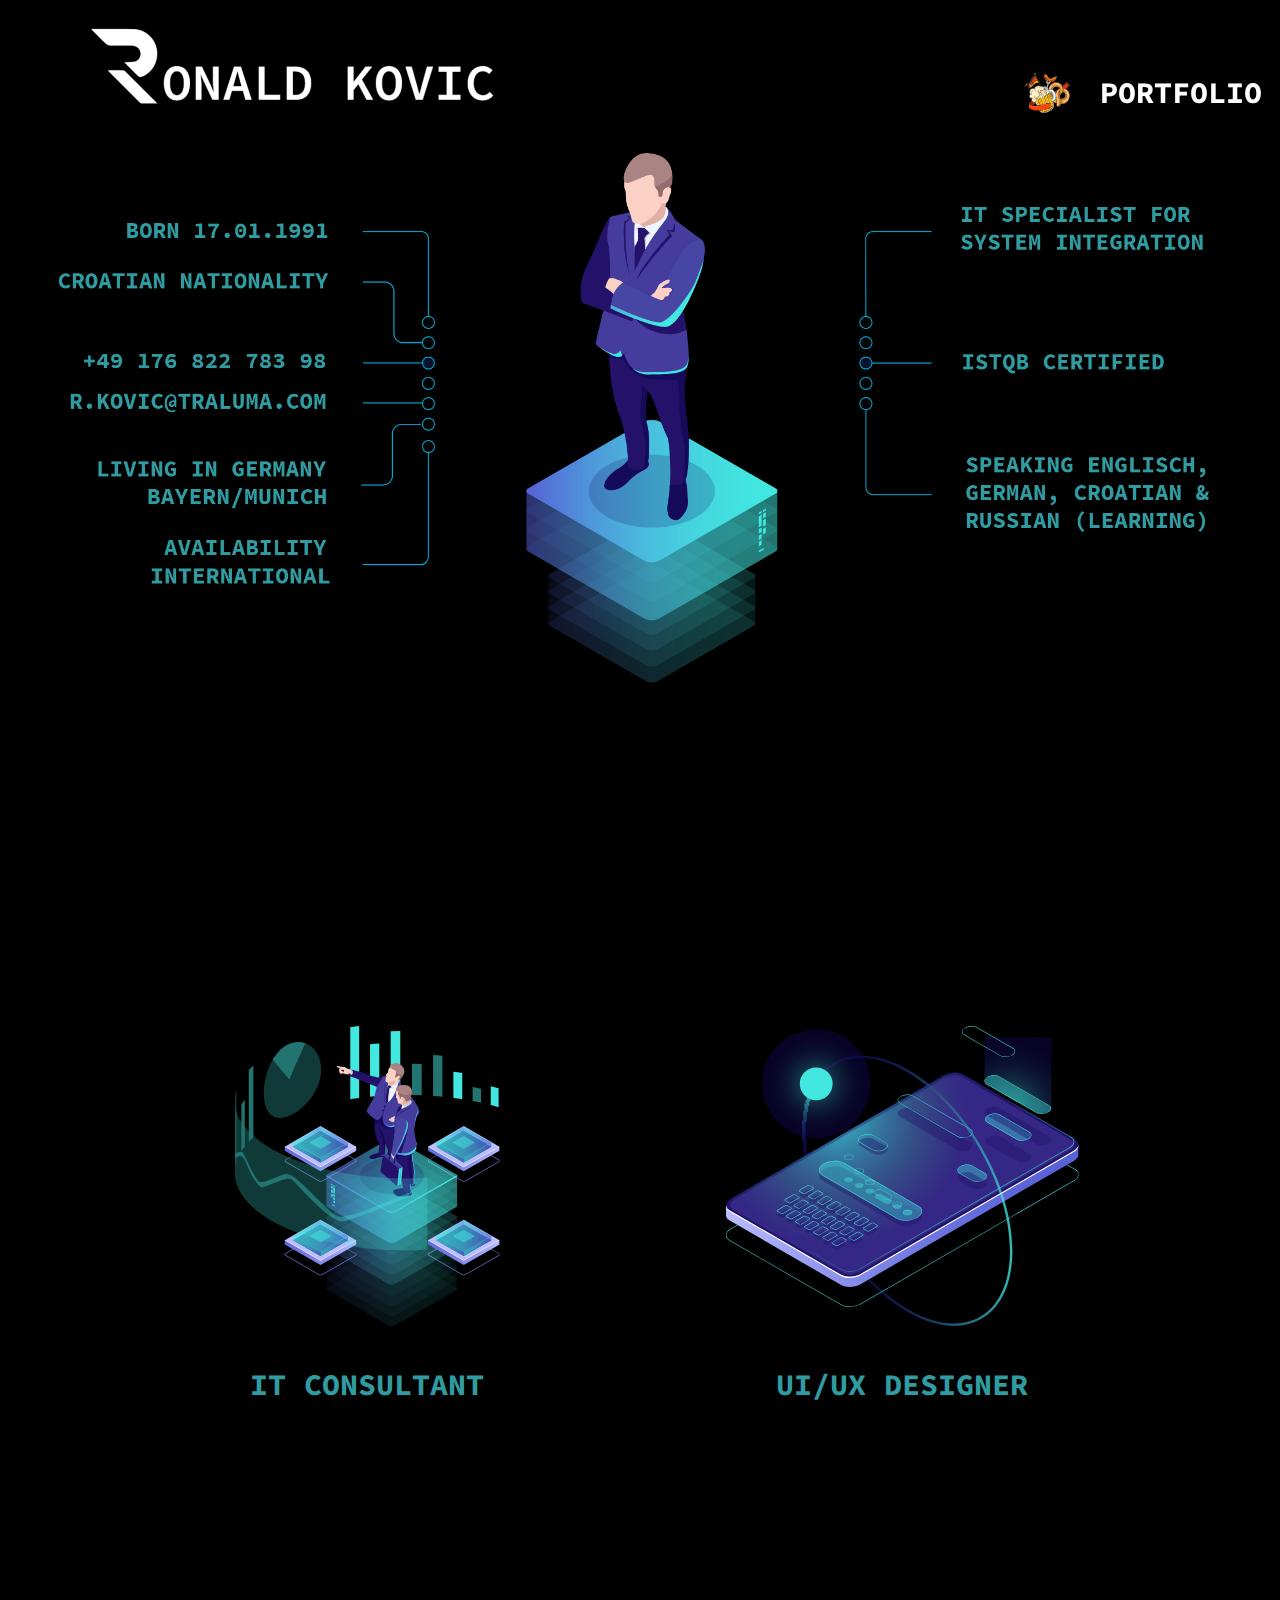
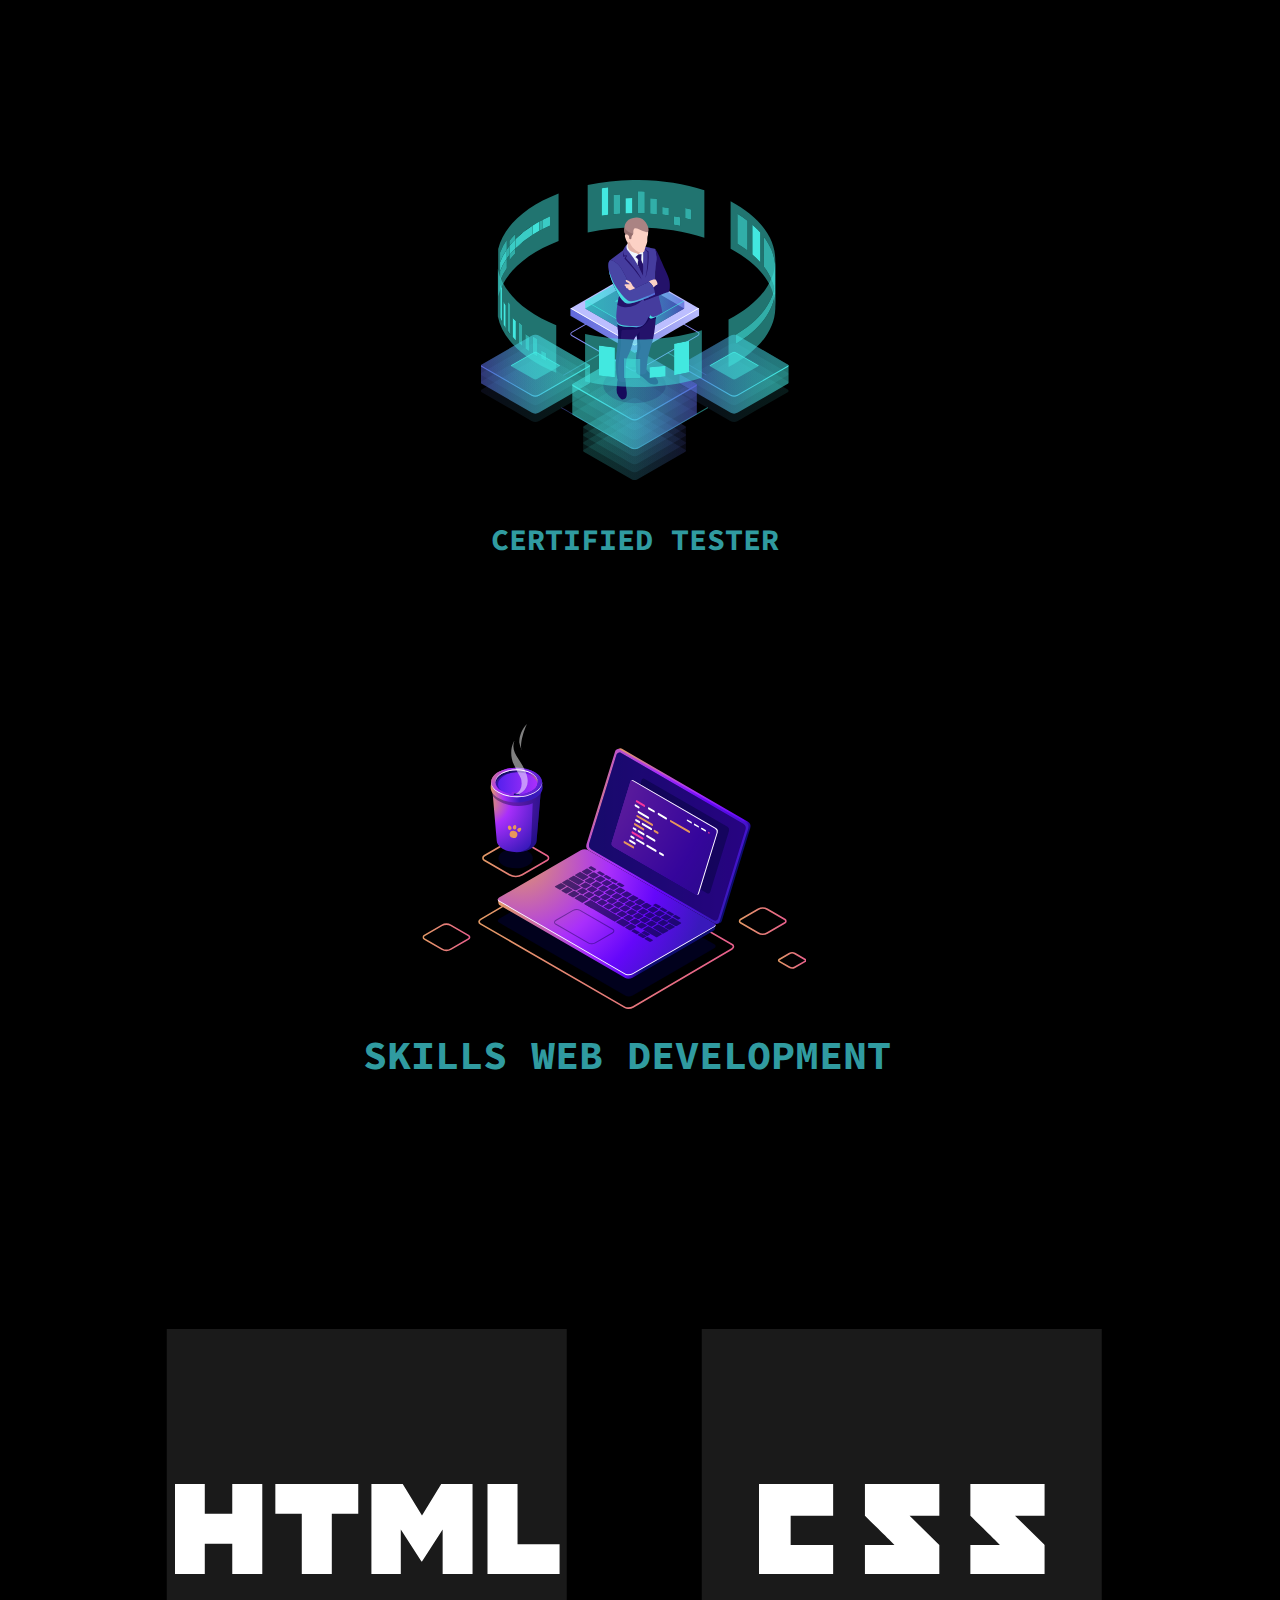
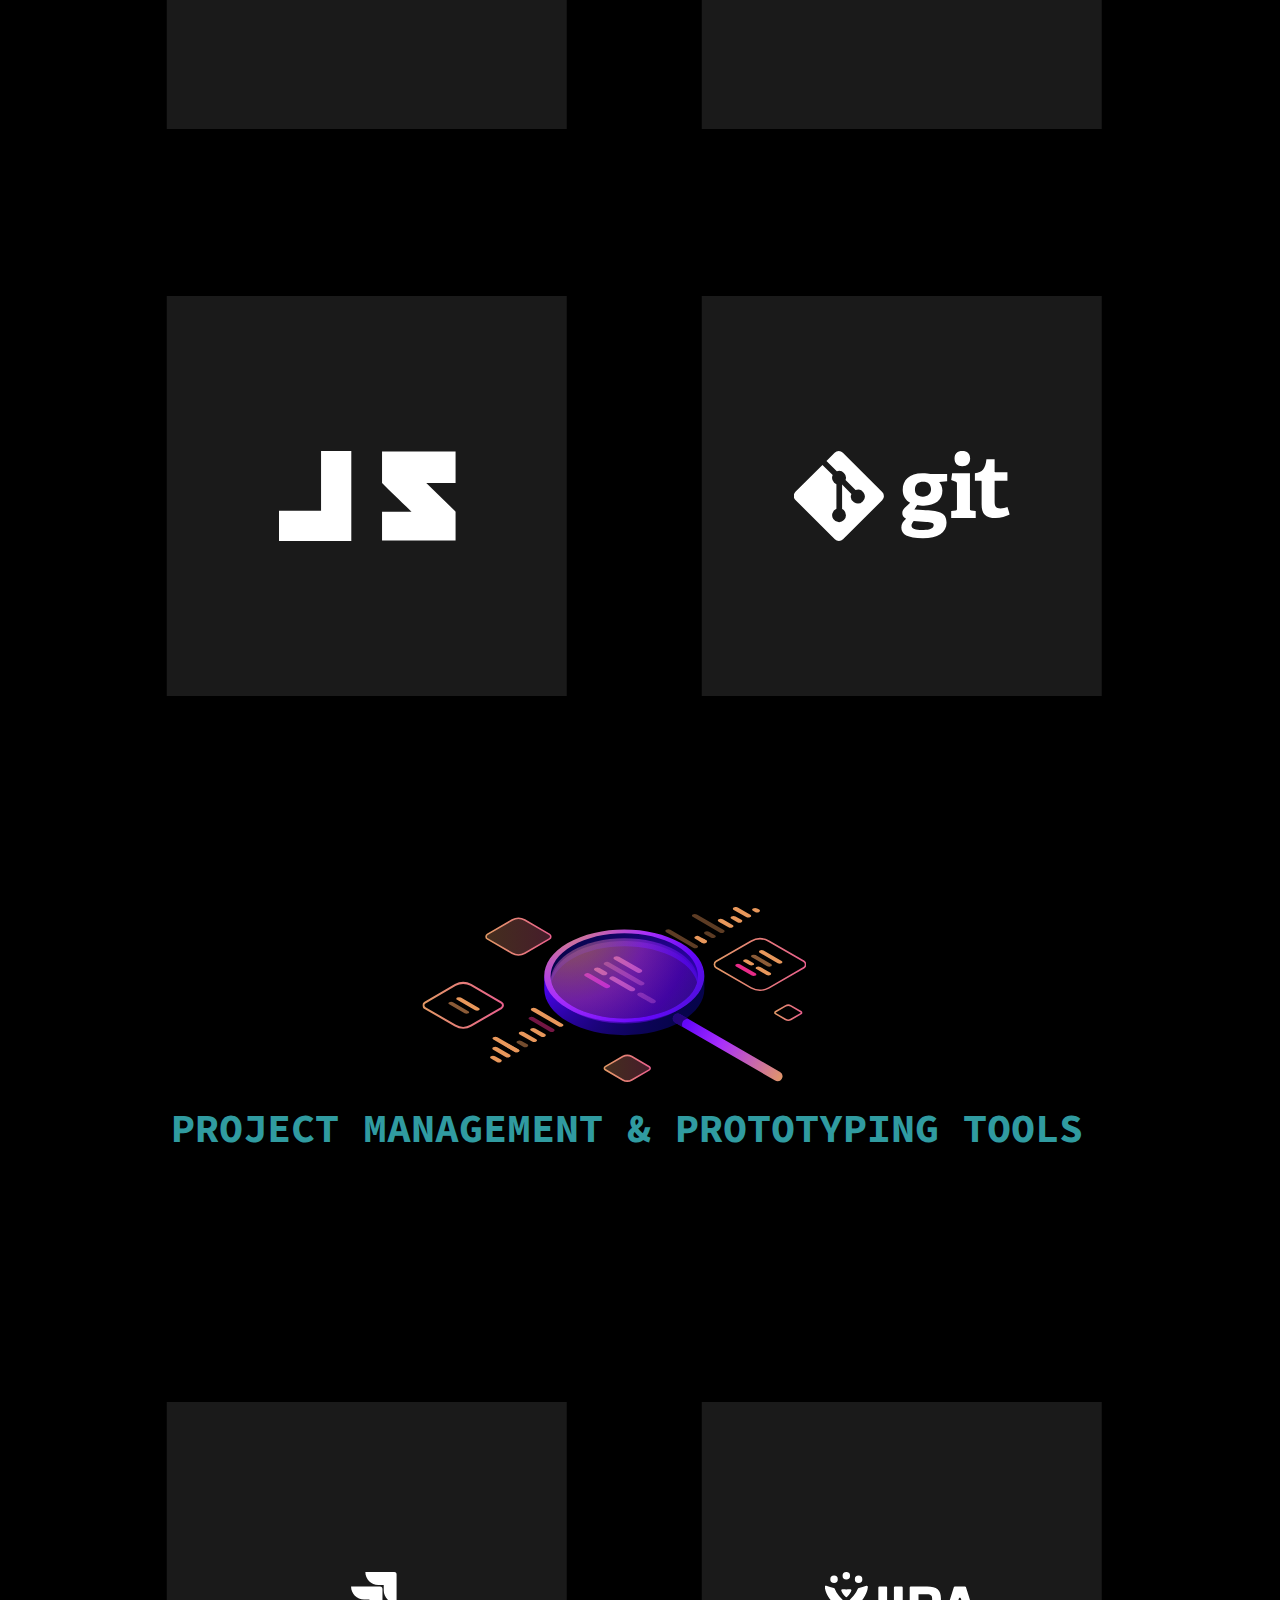
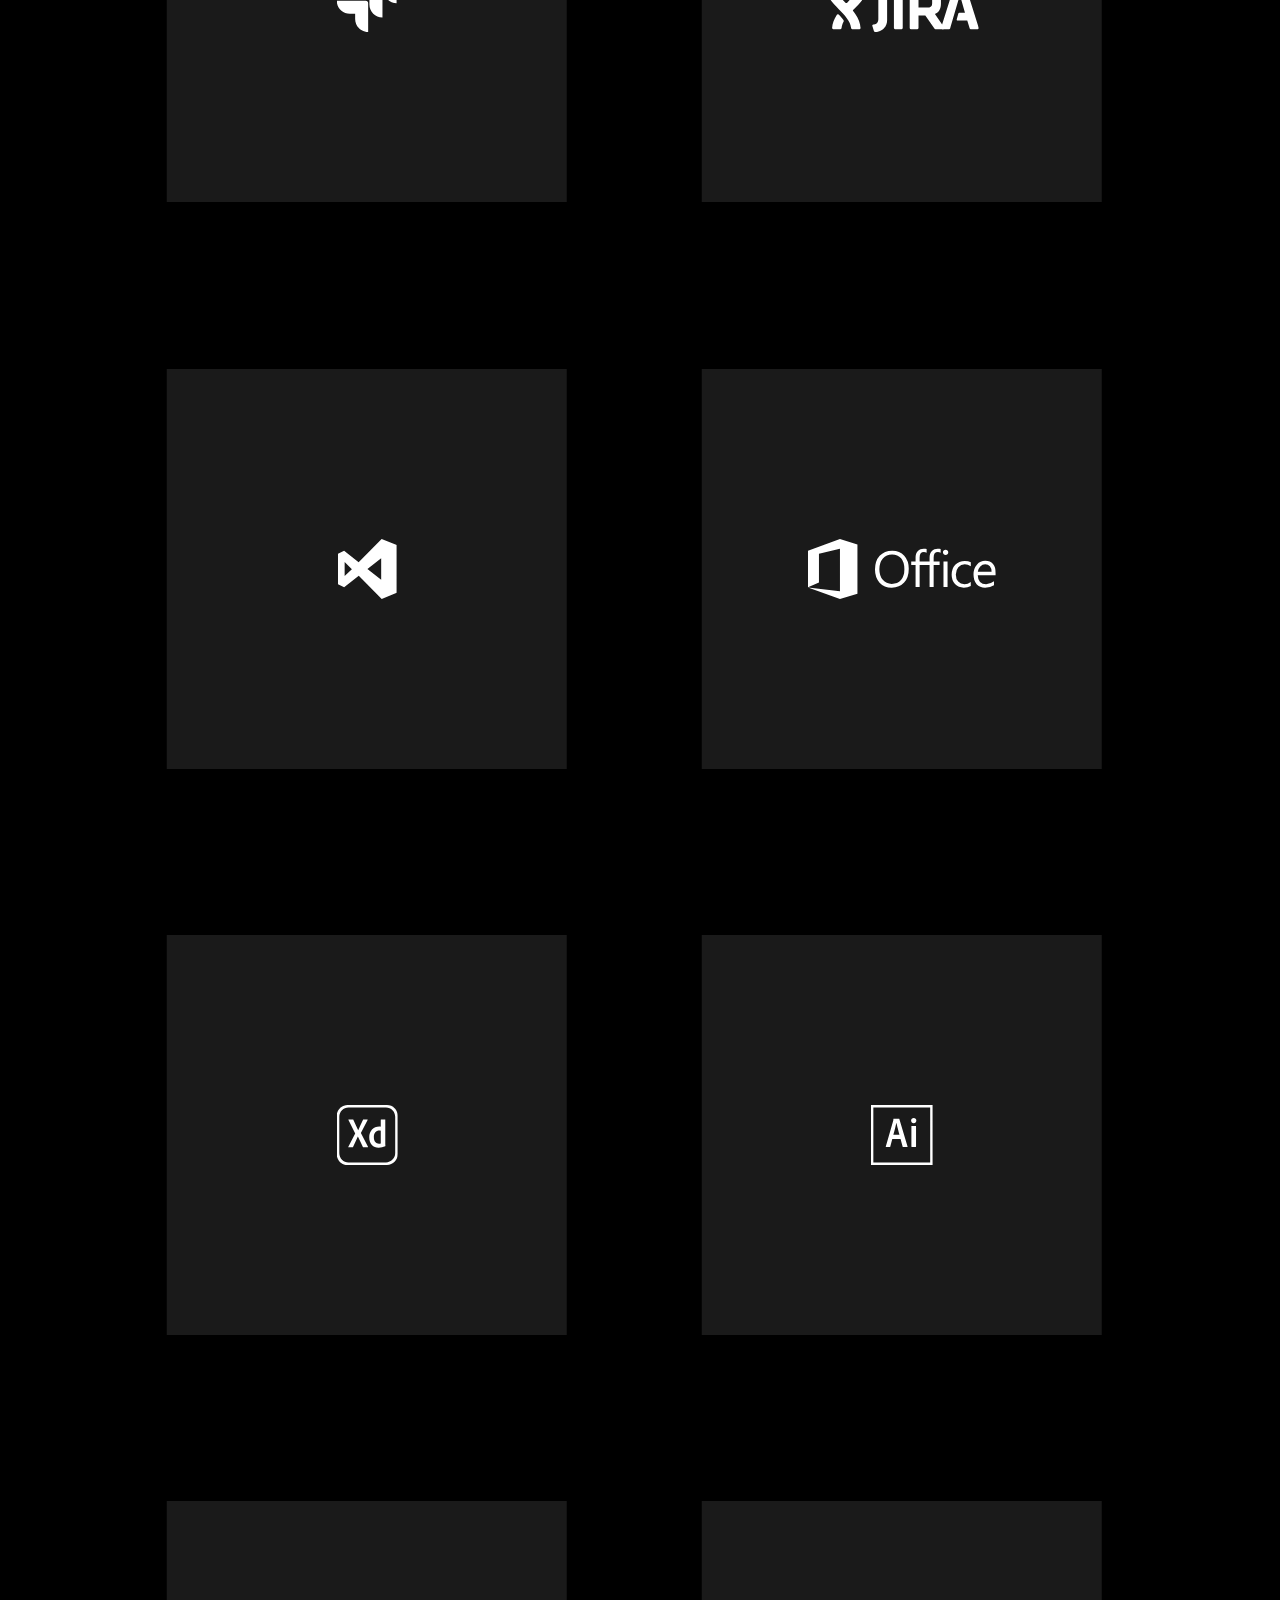
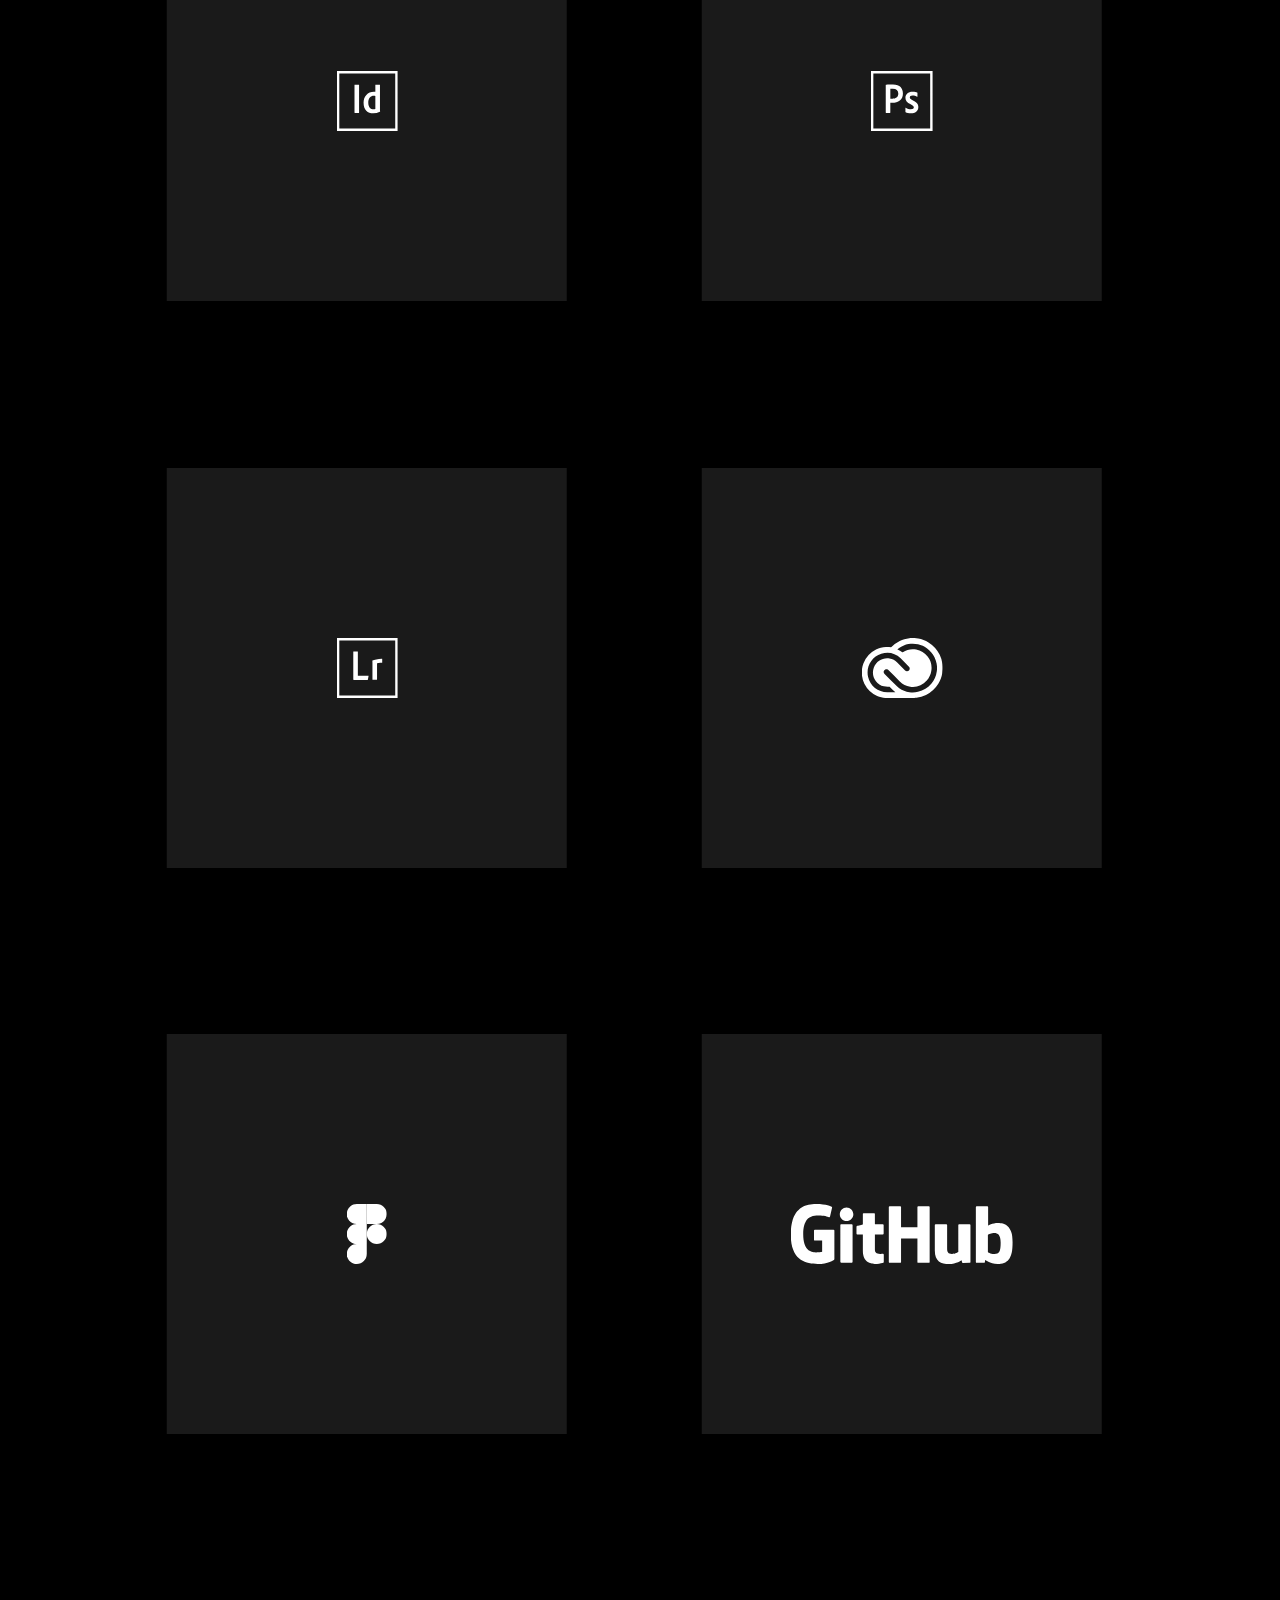
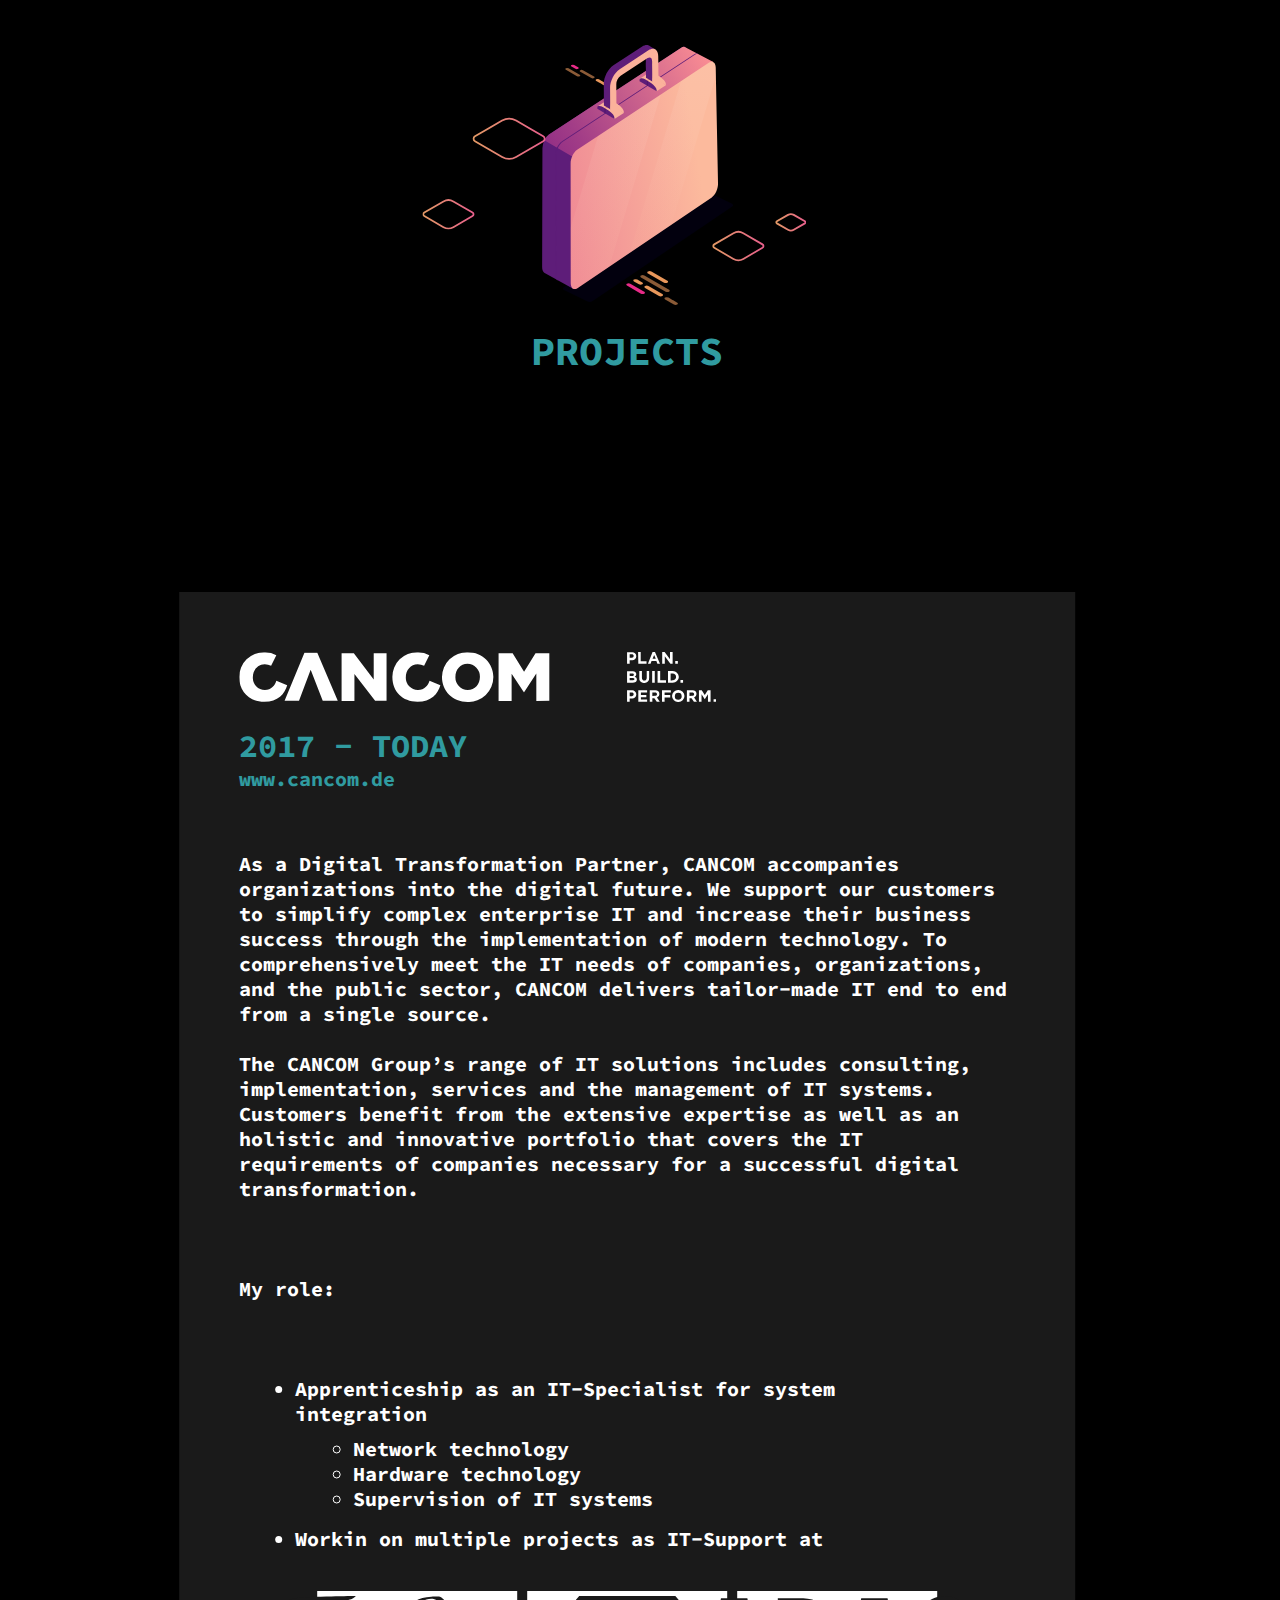
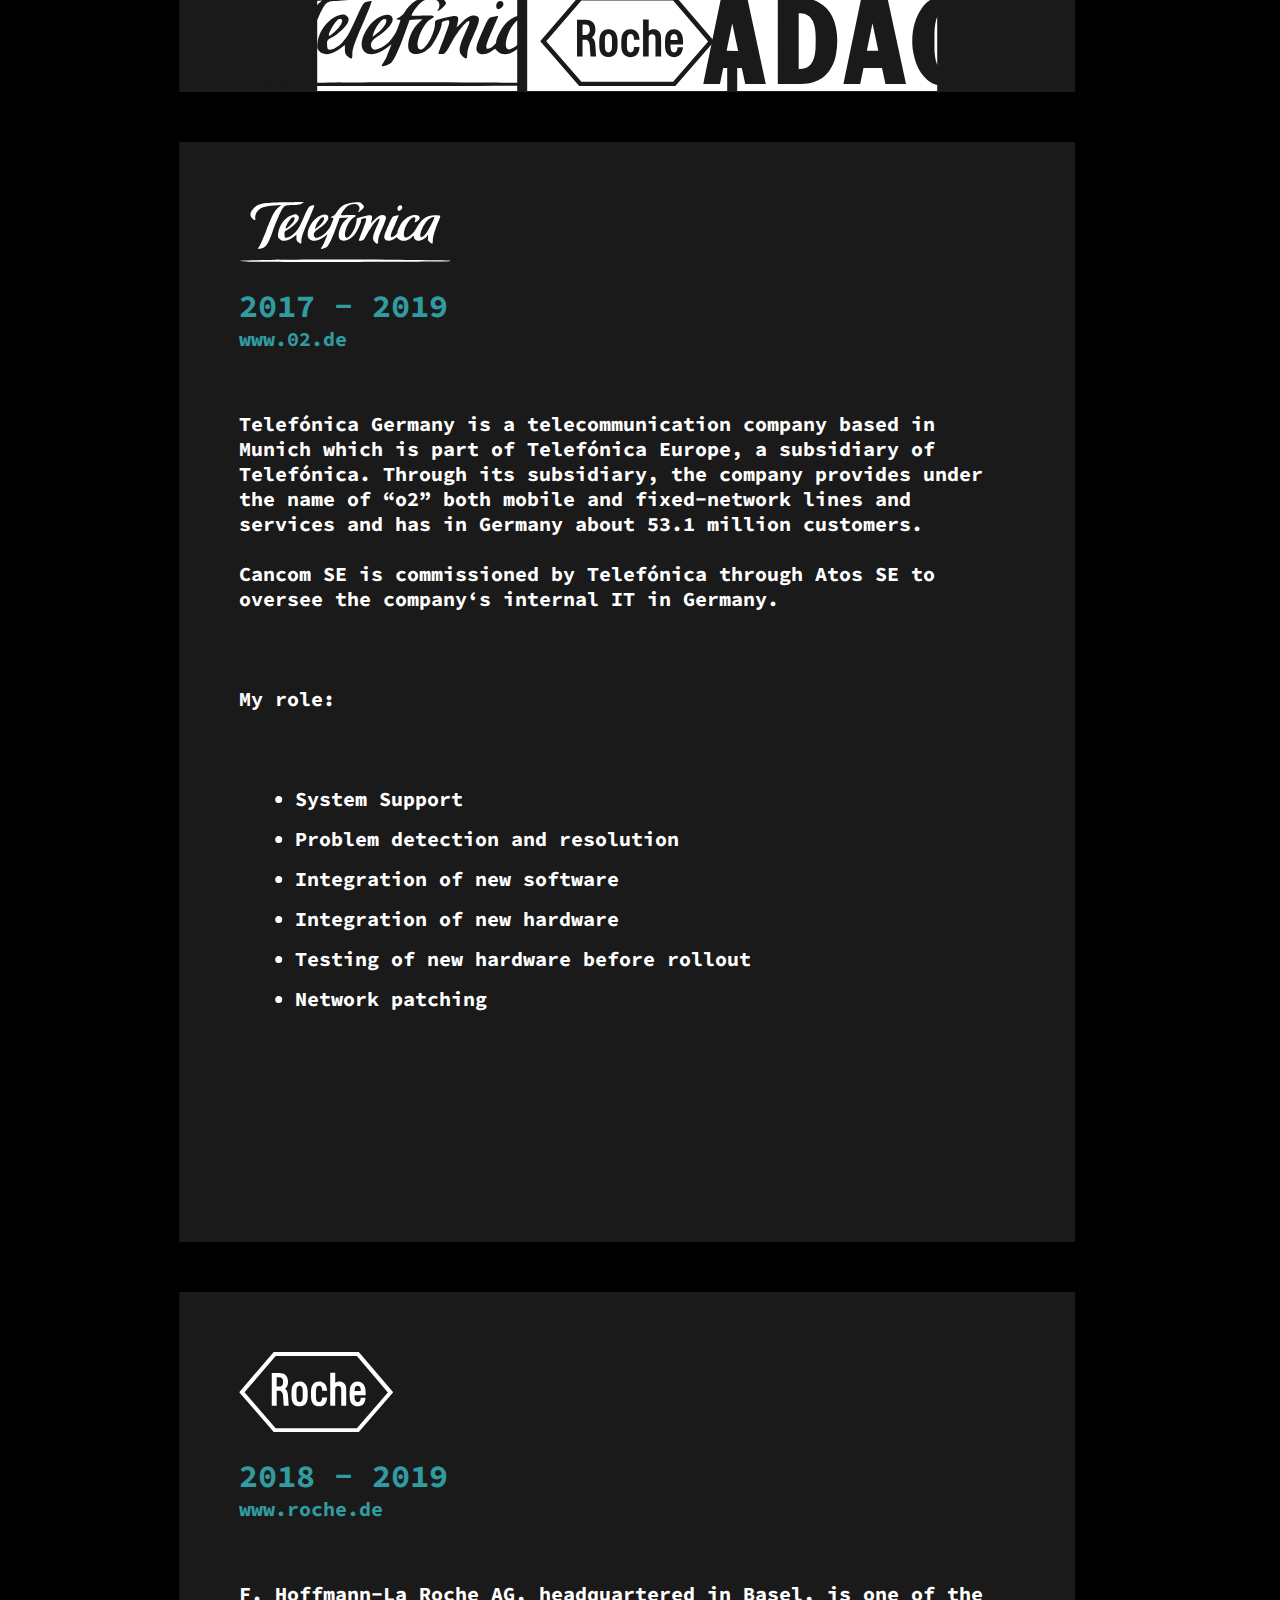
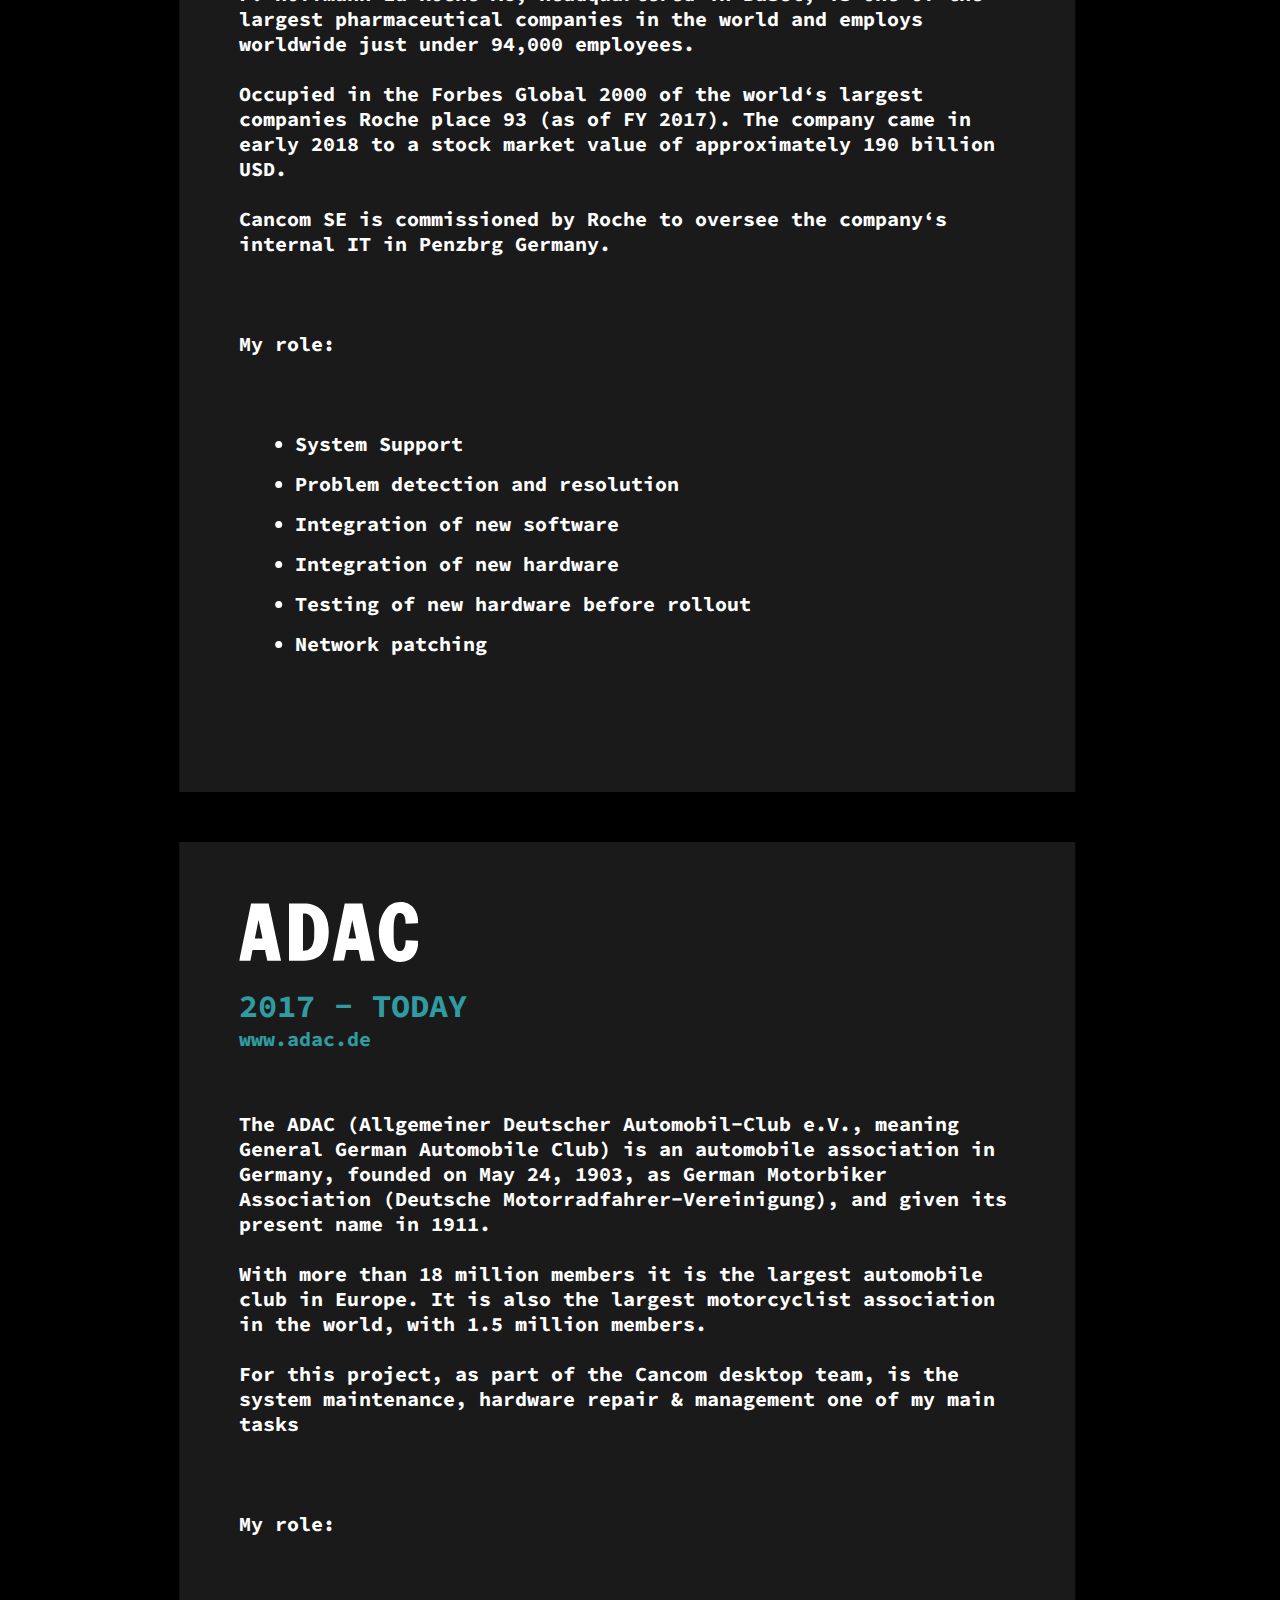
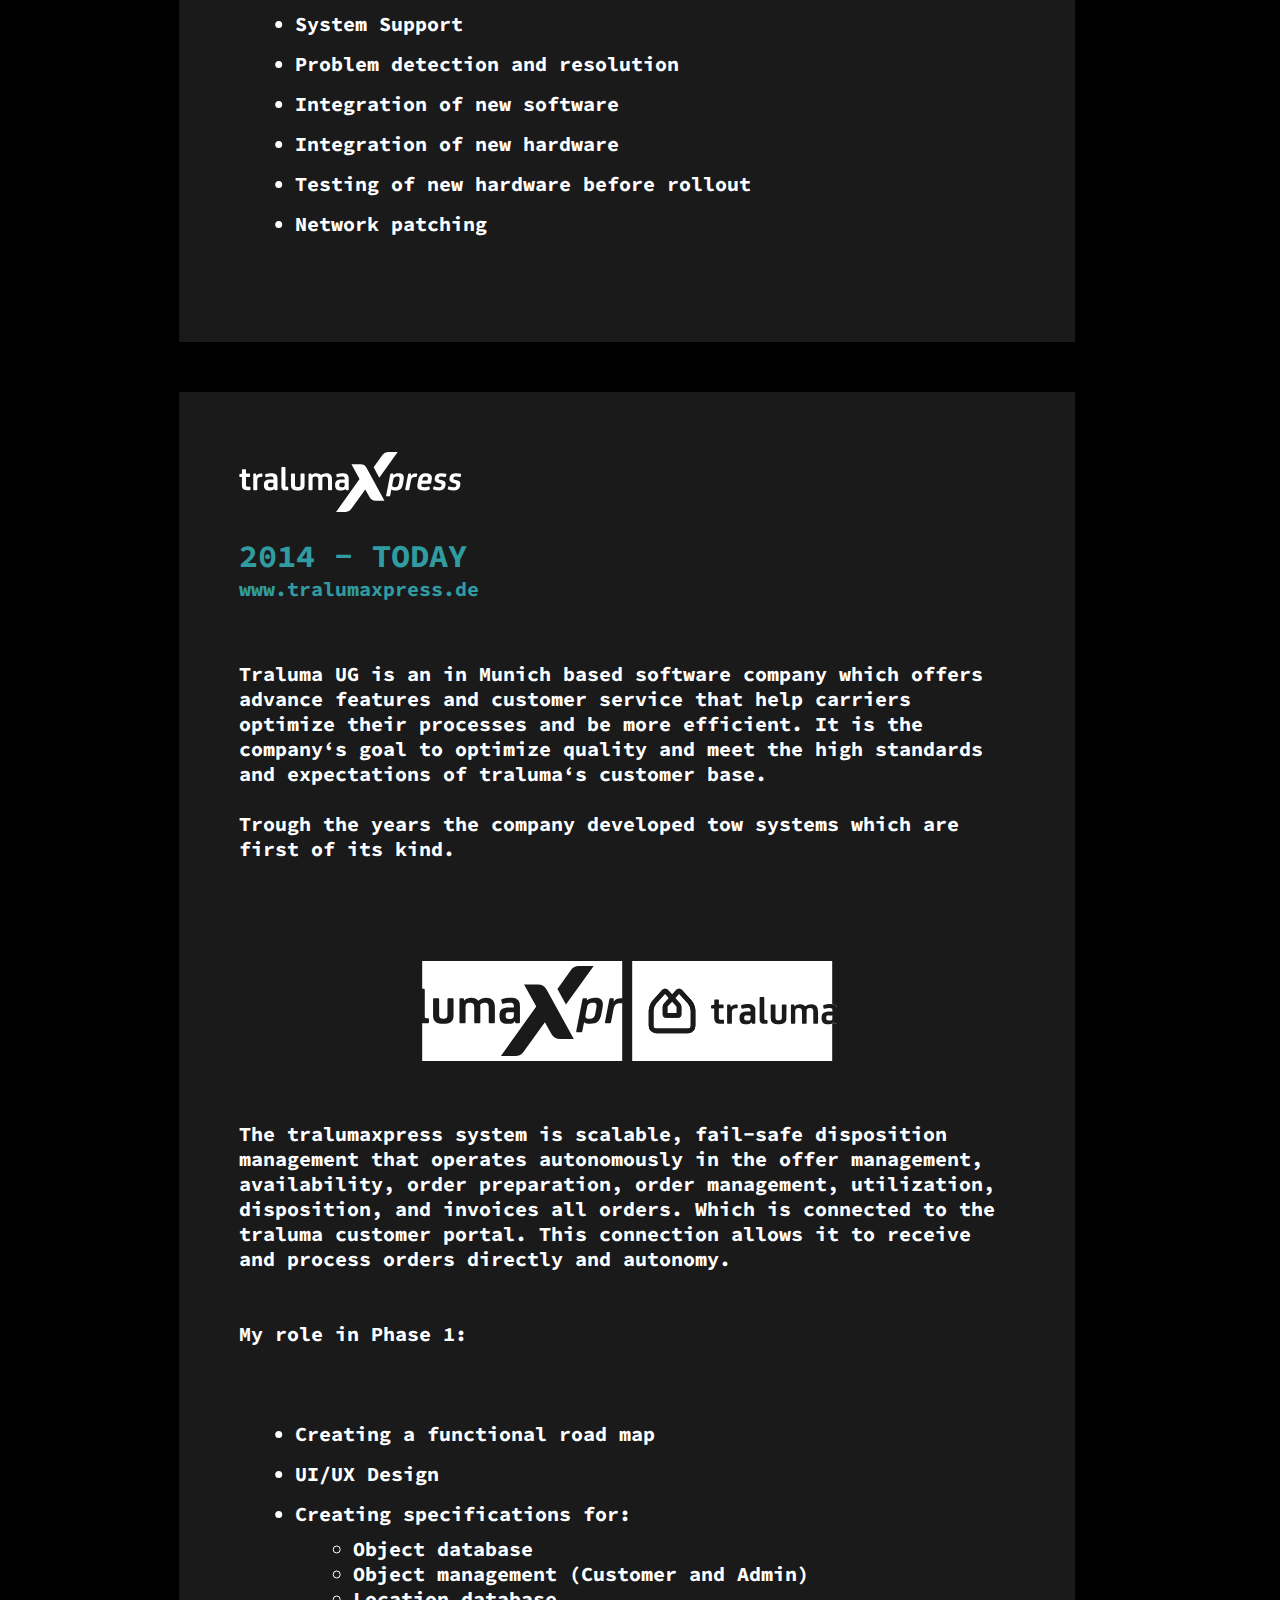
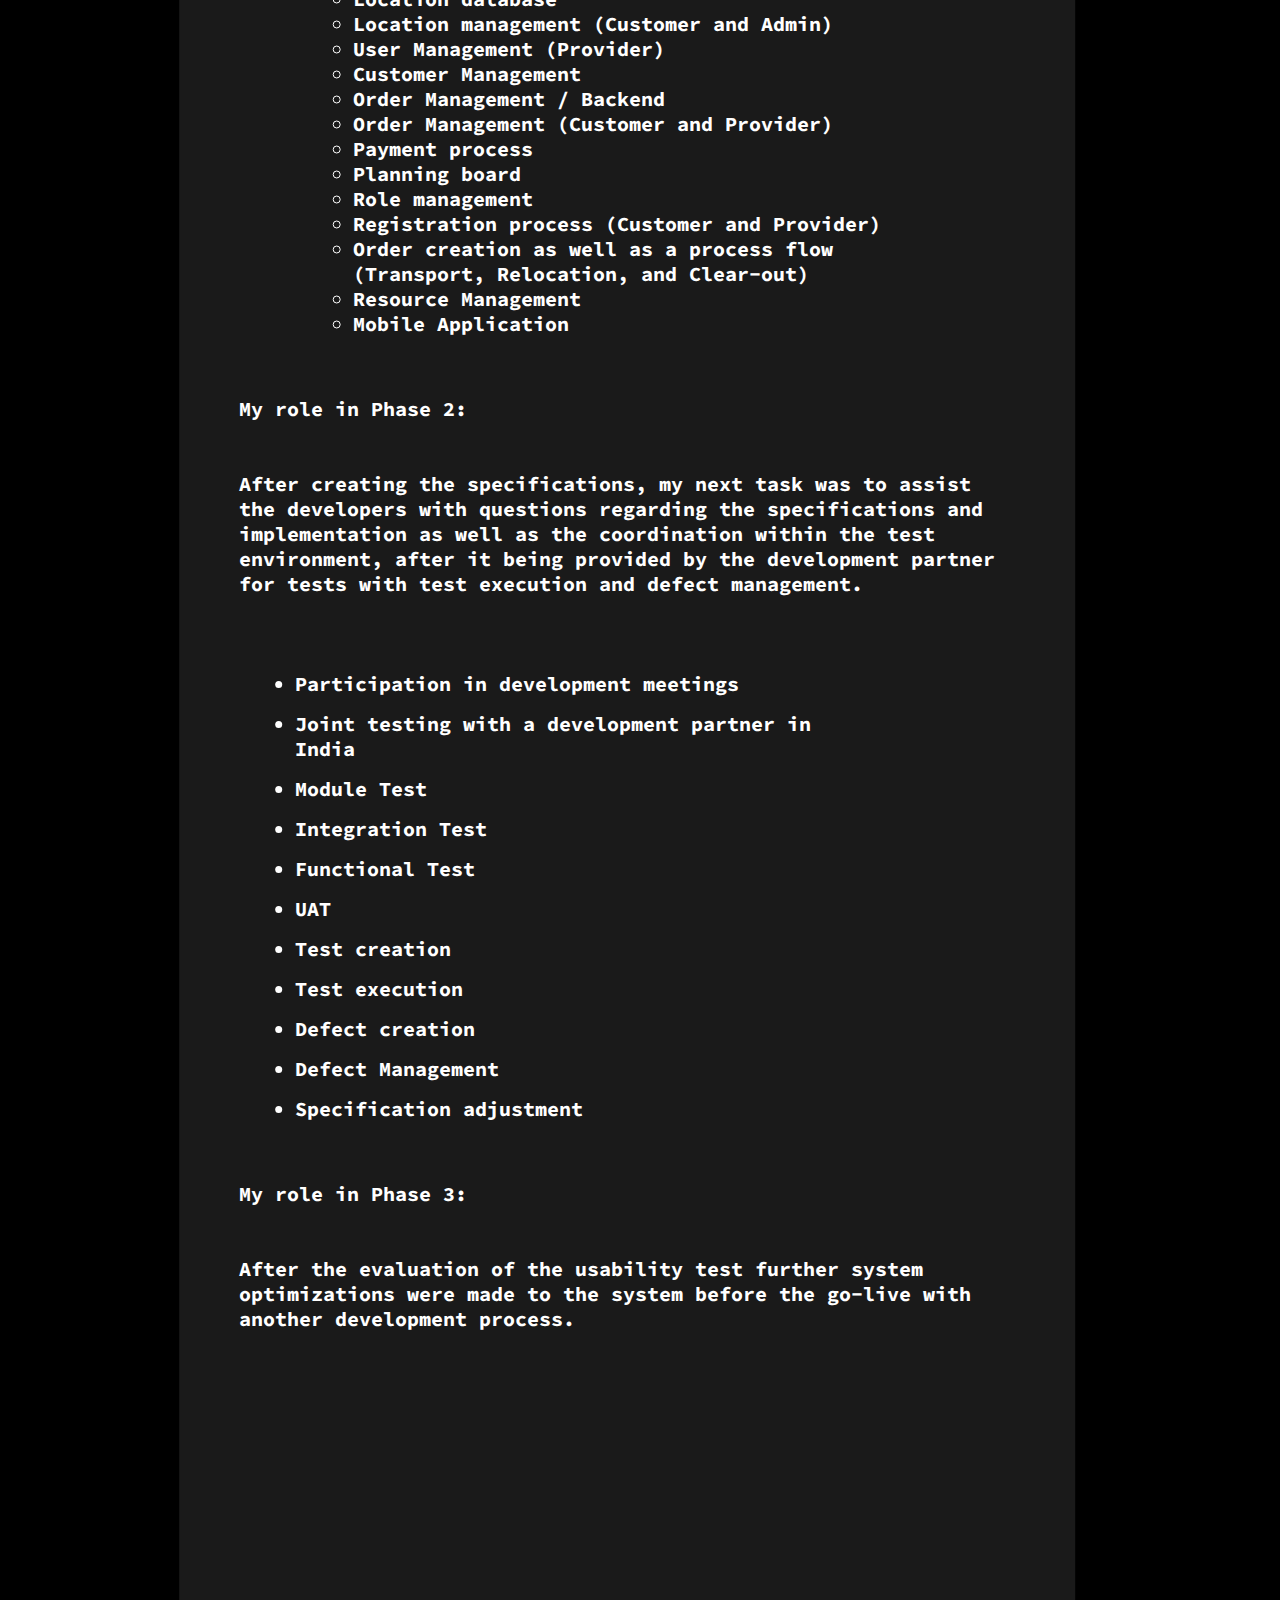
<file: about.html>
<!DOCTYPE html>
<html lang="en" dir="ltr">

<head>
  <meta charset="utf-8" />
  <title>About Ronald</title>

  <link rel="stylesheet" href="css/about.css" />

  <!--favicon-->
  <link rel="icon" href="images/ronald_w_favicon.ico" />
  <!-- Fonts -->
  <link href="https://fonts.googleapis.com/css?family=Source+Code+Pro:200,400,600,700,900&display=swap"
    rel="stylesheet" />
</head>

<body>
  <section id="topSection">
    <div class="logo">
      <a href="index.html"><img id="logoAnim" src="images/RonaldK.png" alt="">
      </a>
    </div>
    <div class="portfolio">
      <ul>

        <li>
          <div class="languageSelection">
            <a href="aboutDeV1.0.html"> <img class="germanyIcon" src="images/Germany.svg"> </a>
          </div>
        </li>
        <li>
          <div>
            <a href="index.html">PORTFOLIO</a>
            </a>
          </div>
        </li>

      </ul>
    </div>


    <div class="aboutMeImgDiv">
      <img class="aboutMeImg" src="images/aboutMeEn.png" alt="">
    </div>
    <div class="functionBox">
      <ul>
        <li class="li2">
          <div>
            <img class="firstFunction" src="images/Consultant.svg" alt="" />
            <p class="functionText">IT Consultant</p>
          </div>
        </li>
        <li class="li2">
          <div>
            <img class="firstFunction" src="images/UI-UX.svg" alt="" />
            <p class="functionText">UI/UX Designer</p>
          </div>
        </li>
        <li class="li2">
          <div>
            <img class="firstFunction" src="images/Tester.svg" alt="" />
            <p class="functionText">Certified Tester</p>
          </div>
        </li>
      </ul>
    </div>
  </section>
  <section id="webSkils">
    <div>
      <div class="topPartPage">
        <img class="sectionImg" src="images/Skils.svg" alt="">
        <p class="sectionTxt">skills web development</p>
        <div class="webSkillsBox">
          <ul>
            <li class="li1">
              <div class="skillBox">
                <img class="svgInBox1" src="images/HTML.svg" alt="" />

              </div>
            </li>
            <li class="li1">
              <div class="skillBox">
                <img class="svgInBox1" src="images/CSS.svg" alt="" />

              </div>
            </li>
            <li class="li1">
              <div class="skillBox">
                <img class="svgInBox1" src="images/JS_1.svg" alt="" />

              </div>
            </li>
            <li class="li1">
              <div class="skillBox">
                <img class="svgInBox1" src="images/Git.svg" alt="" />

              </div>
            </li>
          </ul>
        </div>
      </div>
      <div>
        <div class="topPartPage">
          <img class="sectionImg" src="images/Tools.svg" alt="">
          <p class="sectionTxt">project management & prototyping tools</p>
          <div class="webSkillsBox">
            <ul>
              <li class="li1">
                <div class="skillBox">
                  <img class="svgInBox" src="images/Jira.svg" alt="" />

                </div>
              </li>
              <li class="li1">
                <div class="skillBox">
                  <img class="svgInBox" src="images/Xray.svg" alt="" />

                </div>
              </li>
              <li class="li1">
                <div class="skillBox">
                  <img class="svgInBox" src="images/VisualCode.svg" alt="" />

                </div>
              </li>
              <li class="li1">
                <div class="skillBox">
                  <img class="svgInBox" src="images/Office.svg" alt="" />

                </div>
              </li>
              <li class="li1">
                <div class="skillBox">
                  <img class="svgInBox" src="images/XD.svg" alt="" />

                </div>
              </li>
              <li class="li1">
                <div class="skillBox">
                  <img class="svgInBox" src="images/AI.svg" alt="" />

                </div>
              </li>
              <li class="li1">
                <div class="skillBox">
                  <img class="svgInBox" src="images/ID.svg" alt="" />

                </div>
              </li>
              <li class="li1">
                <div class="skillBox">
                  <img class="svgInBox" src="images/PS.svg" alt="" />

                </div>
              </li>
              <li class="li1">
                <div class="skillBox">
                  <img class="svgInBox" src="images/LR.svg" alt="" />

                </div>
              </li>
              <li class="li1">
                <div class="skillBox">
                  <img class="svgInBox" src="images/Adobe.svg" alt="" />

                </div>
              </li>
              <li class="li1">
                <div class="skillBox">
                  <img class="svgInBox" src="images/Figma.svg" alt="" />

                </div>
              </li>
              <li class="li1">
                <div class="skillBox">
                  <img class="svgInBox" src="images/Github1.svg" alt="" />

                </div>
              </li>
            </ul>
          </div>
        </div>
  </section>
  <section id="CV">
    <img class="sectionImg" src="images/Koffer_1.svg" alt="">
    <p class="sectionTxt">projects</p>

    <div class="pageBox">
      <img class="pageBoxImg" src="images/Cancom.svg" alt="">
      <h1>2017 - TODAY</h1>
      <a href="https://www.cancom.de/" target="_blank">www.cancom.de</a>
      <p>As a Digital Transformation Partner, CANCOM accompanies organizations into the digital future. We support our
        customers to simplify complex enterprise IT and increase their business success through the implementation of
        modern technology. To comprehensively meet the IT needs of companies, organizations, and the public sector,
        CANCOM delivers tailor-made IT end to end from a single source. <br> <br>
        The CANCOM Group’s range of IT solutions includes consulting, implementation, services and the management of IT
        systems. Customers benefit from the extensive expertise as well as an holistic and innovative portfolio that
        covers the IT requirements of companies necessary for a successful digital transformation. <br><br><br><br>My
        role:</p>
      <ul class="ulList">
        <li class="liListed">
          Apprenticeship as an IT-Specialist for system integration
          <ul>
            <li class="liListed2">
              Network technology
            </li>
            <li class="liListed2">
              Hardware technology
            </li>
            <li class="liListed2">
              Supervision of IT systems
            </li>
          </ul>
        </li>
        <li class="liListed">
          Workin on multiple projects as IT-Support at
        </li>
      </ul>
      <ul>
        <li class="li3">
          <div class="projectBox">
            <img class="svgInBox1" src="images/TEBlack.svg" alt="" />

          </div>
        </li>
        <li class="li3">
          <div class="projectBox">
            <img class="svgInBox1" src="images/RHPdf.svg" alt="" />

          </div>
        </li>
        <li class="li3">
          <div class="projectBox">
            <img class="svgInBox1" src="images/CADAPdf_2.svg" alt="" />

          </div>
        </li>

      </ul>
    </div>
    <div class="pageBox">
      <img class="pageBoxImg2" src="images/TEWhite.svg" alt="">
      <h1>2017 - 2019</h1>
      <a href="https://www.o2.de/" target="_blank">www.02.de</a>
      <p>Telefónica Germany is a telecommunication company based in Munich which is part of Telefónica Europe,
        a
        subsidiary of Telefónica. Through its subsidiary, the company provides under the name of “o2” both mobile and
        fixed-network lines and services and has in Germany about 53.1 million customers. <br> <br>
        Cancom SE is commissioned by Telefónica through Atos SE to oversee the company‘s internal IT in Germany.
        <br><br><br><br>My role:</p>
      <ul class="ulList">
        <li class="liListed">
          System Support </li>
        <li class="liListed">
          Problem detection and resolution
        </li>
        <li class="liListed">
          Integration of new software
        </li>
        <li class="liListed">
          Integration of new hardware
        </li>
        <li class="liListed">
          Testing of new hardware before rollout
        </li>
        <li class="liListed">
          Network patching
        </li>
      </ul>

    </div>
    <div class="pageBox">
      <img class="pageBoxImg3" src="images/RHWhite.svg" alt="">
      <h1>2018 - 2019</h1>
      <a href="https://www.roche.de/" target="_blank">www.roche.de</a>
      <p> F. Hoffmann-La Roche AG, headquartered in Basel, is one of the
        largest pharmaceutical companies in the world and employs
        worldwide just under 94,000 employees.<br> <br> Occupied in the Forbes Global 2000 of the world‘s largest
        companies Roche place 93 (as of FY 2017). The company came in early 2018 to a stock market value of
        approximately 190 billion USD. <br><br>
        Cancom SE is commissioned by Roche to oversee the company‘s internal IT in Penzbrg Germany.
        <br><br><br><br>My
        role:</p>
      <ul class="ulList">
        <li class="liListed">
          System Support </li>
        <li class="liListed">
          Problem detection and resolution
        </li>
        <li class="liListed">
          Integration of new software
        </li>
        <li class="liListed">
          Integration of new hardware
        </li>
        <li class="liListed">
          Testing of new hardware before rollout
        </li>
        <li class="liListed">
          Network patching
        </li>
      </ul>

    </div>
    <div class="pageBox">
      <img class="pageBoxImg2" src="images/CADAWhite.svg" alt="">
      <h1>2017 - TODAY</h1>
      <a href="https://www.adac.de/" target="_blank">www.adac.de</a>
      <p>The ADAC (Allgemeiner Deutscher Automobil-Club e.V., meaning General German Automobile Club) is an automobile
        association in Germany, founded on May 24, 1903, as German Motorbiker Association (Deutsche
        Motorradfahrer-Vereinigung), and given its present name in 1911. <br> <br>With more than 18 million members it
        is the largest automobile club in Europe. It is also the largest motorcyclist association in the world, with 1.5
        million members. <br><br>
        For this project, as part of the Cancom desktop team, is the system
        maintenance, hardware repair & management one of my main tasks
        <br><br><br><br>My
        role:</p>
      <ul class="ulList">
        <li class="liListed">
          System Support </li>
        <li class="liListed">
          Problem detection and resolution
        </li>
        <li class="liListed">
          Integration of new software
        </li>
        <li class="liListed">
          Integration of new hardware
        </li>
        <li class="liListed">
          Testing of new hardware before rollout
        </li>
        <li class="liListed">
          Network patching
        </li>
      </ul>

    </div>
    <div class="pageBoxXpress">
      <img class="pageBoxImg2" src="images/xpressWhite.svg" alt="">
      <h1>2014 - TODAY</h1>
      <a href="https://www.tralumaxpress.de/" target="_blank">www.tralumaxpress.de</a>
      <p>Traluma UG is an in Munich based software company which offers advance features and customer service that help
        carriers optimize their processes and be more efficient. It is the company‘s goal to optimize quality and meet
        the high standards and expectations of traluma‘s customer base. <br> <br>Trough the years the company developed
        tow systems which are first of its kind.</p>
      <ul>
        <li class="li3">
          <div class="projectBox">
            <img class="svgInBox1" src="images/xpressblack.svg" alt="" />
          </div>
        </li>
        <li class="li3">
          <div class="projectBox">
            <img class="svgInBox1" src="images/tralumablack.svg" alt="" />
          </div>
        </li>
      </ul>
      <p>The tralumaxpress system is scalable, fail-safe disposition management that operates autonomously in the offer
        management, availability, order preparation, order management, utilization, disposition, and invoices all
        orders. Which is connected to the traluma customer portal. This connection allows it to receive and process
        orders directly and autonomy. <br><br><br>My role in Phase 1:</p>
      <ul class="ulList">
        <li class="liListed">
          Creating a functional road map
        </li>
        <li class="liListed">
          UI/UX Design
        </li>
        <li class="liListed">
          Creating specifications for:
          <ul>
            <li class="liListed2">
              Object database
            </li>
            <li class="liListed2">
              Object management (Customer and Admin)
            </li>
            <li class="liListed2">
              Location database
            </li>
            <li class="liListed2">
              Location management (Customer and Admin)
            </li>
            <li class="liListed2">
              User Management (Provider)
            </li>
            <li class="liListed2">
              Customer Management
            </li>
            <li class="liListed2">
              Order Management / Backend
            </li>
            <li class="liListed2">
              Order Management (Customer and Provider)
            </li>
            <li class="liListed2">
              Payment process
            </li>
            <li class="liListed2">
              Planning board
            </li>
            <li class="liListed2">
              Role management
            </li>
            <li class="liListed2">
              Registration process (Customer and Provider)
            </li>
            <li class="liListed2">
              Order creation as well as a process flow (Transport, Relocation, and Clear-out)
            </li>
            <li class="liListed2">
              Resource Management
            </li>
            <li class="liListed2">
              Mobile Application
            </li>
          </ul>
        </li>
      </ul>
      <p>My role in Phase 2: <br><br><br>After creating the specifications, my next task was to assist the developers
        with questions regarding the specifications and implementation as well as the coordination within the test
        environment, after it being provided by the development partner for tests with test execution and defect
        management.
      </p>
      <ul class="ulList">
        <li class="liListed">
          Participation in development meetings
        </li>
        <li class="liListed">
          Joint testing with a development partner in India
        </li>
        <li class="liListed">
          Module Test
        </li>
        <li class="liListed">
          Integration Test
        </li>
        <li class="liListed">
          Functional Test
        </li>
        <li class="liListed">
          UAT
        </li>
        <li class="liListed">
          Test creation
        </li>
        <li class="liListed">
          Test execution
        </li>
        <li class="liListed">
          Defect creation
        </li>
        <li class="liListed">
          Defect Management
        </li>
        <li class="liListed">
          Specification adjustment
        </li>
      </ul>
      <p>My role in Phase 3: <br><br><br> After the evaluation of the usability test further system optimizations were
        made to the system before the go-live with another development process.</p>
    </div>
    <div class="pageBoxTraluma">
      <img class="pageBoxImg2" src="images/tralumawhite.svg" alt="">
      <h1>2014 - TODAY</h1>
      <a href="" target="_blank">coming soon </a>
      <p>The traluma portal is used to create orders based on the tralumaxpress Disposition Management and Backend,
        which enables private customers to create individual transport orders for courier, express and package
        deliveries („CEP“) within a few seconds.<br><br><br>My role in Phase 1:</p>
      <ul class="ulList">
        <li class="liListed">
          Creating a functional road map
        </li>
        <li class="liListed">
          UI/UX Design
        </li>
        <li class="liListed">
          Creating specifications
        </li>
      </ul>
      <p>My role in Phase 2: <br><br><br>After creating the specifications, my next task was to assist the developers
        with questions regarding the specifications and implementation as well as the coordination within the test
        environment, after it being provided by the development partner for tests with test execution and defect
        management.
      </p>
      <ul class="ulList">
        <li class="liListed">
          Participation in development meetings
        </li>
        <li class="liListed">
          Joint testing with a development partner in India
        </li>
        <li class="liListed">
          Module Test
        </li>
        <li class="liListed">
          Integration Test
        </li>
        <li class="liListed">
          Functional Test
        </li>
        <li class="liListed">
          UAT
        </li>
        <li class="liListed">
          Test creation
        </li>
        <li class="liListed">
          Test execution
        </li>
        <li class="liListed">
          Defect creation
        </li>
        <li class="liListed">
          Defect Management
        </li>
        <li class="liListed">
          Specification adjustment
        </li>
      </ul>
      <p>My role in Phase 3: <br>(Integration of tralumaxpress and traluma portal)<br><br> After the development phase,
        10 transport companies and
        20 Munich customers were asked to test the functions of the
        tralumaxpress system and traluma portal. <br><br>Those tests where separate since the system can also be used
        without the Portal as a pure disposition management tool. The offer management, availability, order preparation,
        order management, utilization, resource management, and disposition were tested with a separate usability test.
      </p>
      <ul class="ulList">
        <li class="liListed">
          Test creation
          <br><br>
          For the testers, multiple test cases were created to help them understand the system
          and the functionality before the explorative testing

        </li>
        <li class="liListed">
          Test preparation
          <br><br>
          Creating system documentation and training the testers on how to use the system.

        </li>
        <li class="liListed">
          Test care
          <br><br>
          Operating as the first contact for any question from the testers
        </li>
        <li class="liListed">
          Test evaluation
          <br><br>
          The tests performed by the customers were analyzed to determine the effects of defects as well as the quality
          of the system.

        </li>
        <li class="liListed">
          Modification of the specifications to the results of the test evaluation for system optimization
          <br><br>
          For this purpose, the comments and wishes of the customers were analyzed and specified for evaluation by the
          development team and trauma management to be implemented as CRs based on their utility and priority.
        </li>
      </ul>
      <p>My role in now: <br>(for tralumaxpress and traluma portal)
      </p>
      <ul class="ulList">
        <li class="liListed">
          Project management
        </li>
        <li class="liListed">
          Customer consulting in regard of new functions
        </li>
        <li class="liListed">
          Creation of specifications for new functions
        </li>
        <li class="liListed">
          UI/UX Design for new functions
        </li>
        <li class="liListed">
          Continuous system improvements
        </li>
      </ul>
    </div>
    <div class="pageBox">
      <img class="pageBoxImg2" src="images/TPwhite.svg" alt="">
      <h1>2014 - 2017</h1>
      <a href="https://www.tipico.de/" target="_blank">www.tipico.de</a>
      <p>Miseco Sports LBS
        <br> <br>Tipico is an international provider of sports betting and casino games based in the Portomaso Business
        Tower in San Ġiljan, Malta. The company has offices in Germany, Austria, Gibraltar, Croatia, Colombia, and
        Malta. Overall, Tipico has more than 6,000 employees.
        <br><br><br><br>My
        role: <br><br>Under the management of Miseco Sports (franchise partner), there are 13 facilities in Munich. My
        tasks were the system administration and shop management. </p>
      <ul class="ulList">
        <li class="liListed">
          Local System Administrator for all 13 Shops
        </li>
        <li class="liListed">
          Problem detection and resolution
        </li>
        <li class="liListed">
          Shop management
        </li>
        <li class="liListed">
          Training new employees
        </li>

      </ul>

    </div>
    <div>
      <a href="Documents/CV.pdf" download=""> <img class="sectionImg1" src="images/downloadCv.png" alt=""></a>

    </div>
  </section>
</body>

</html>
</file>
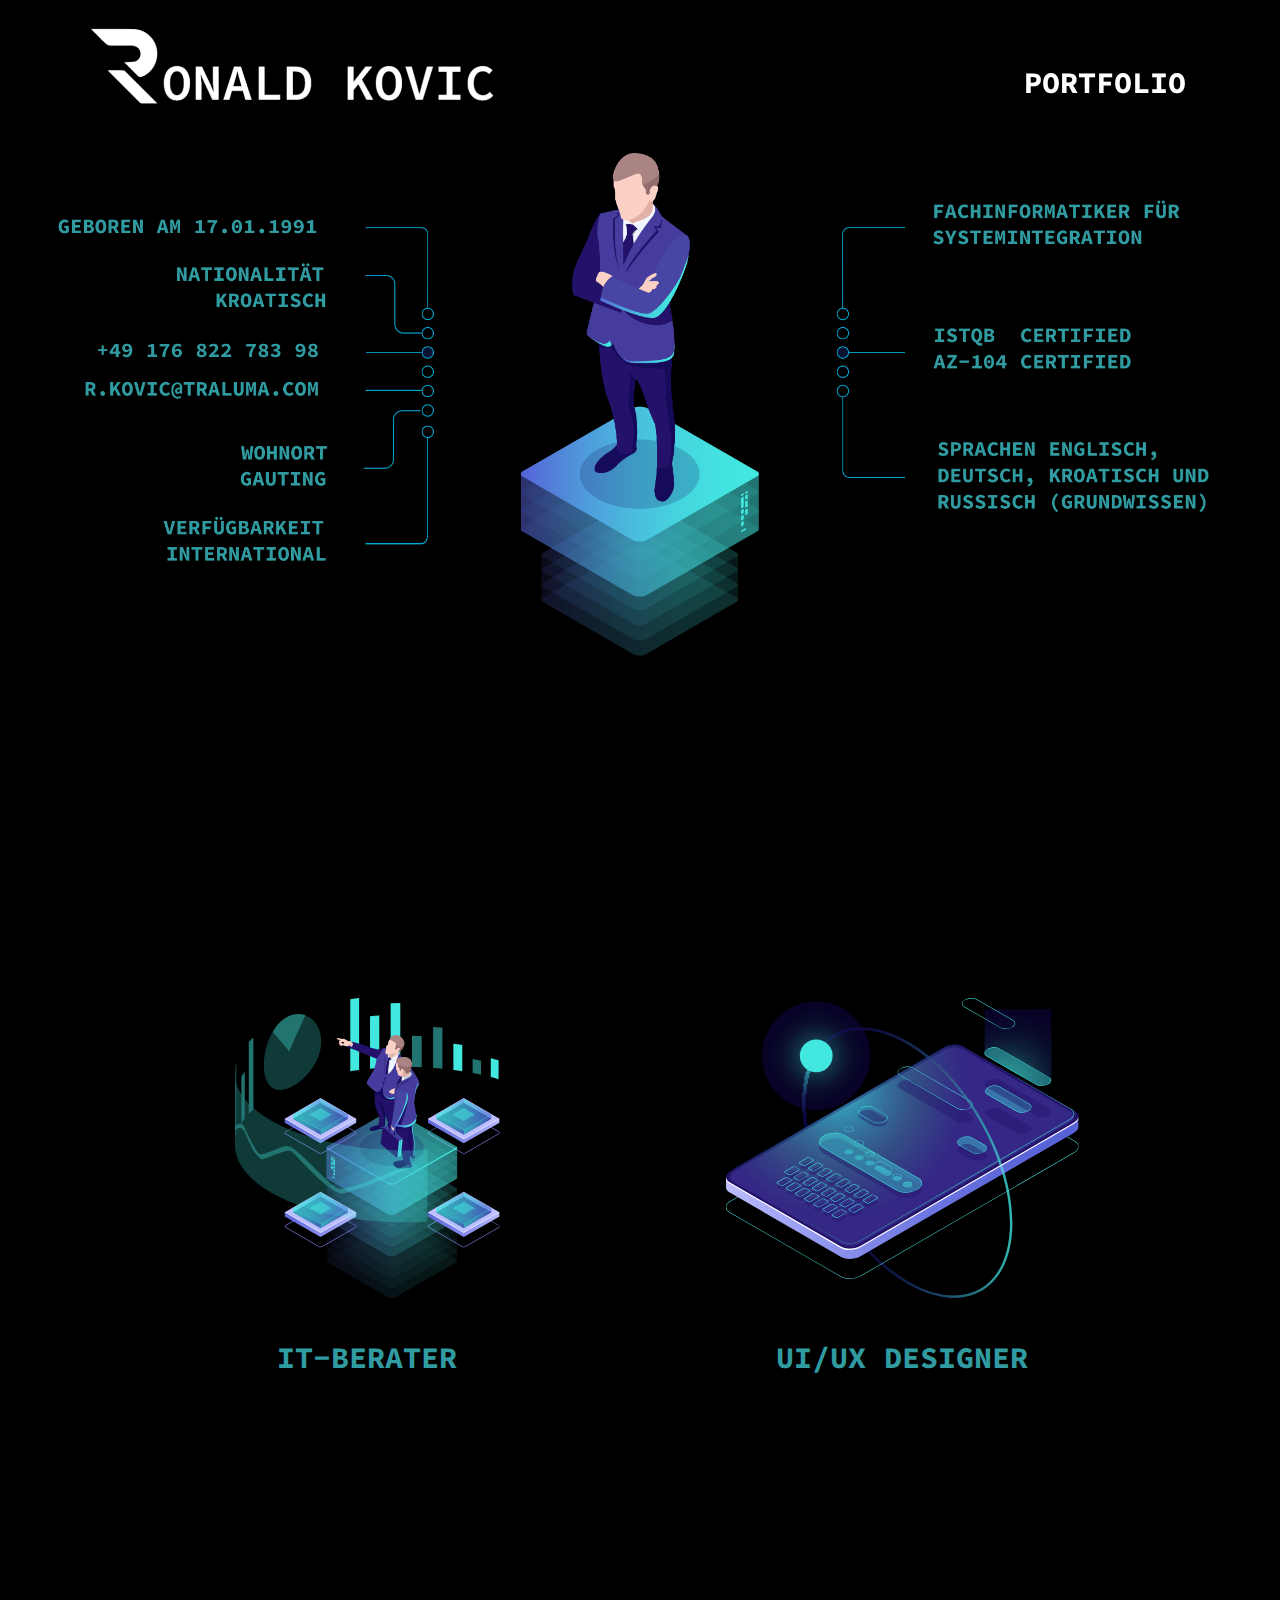
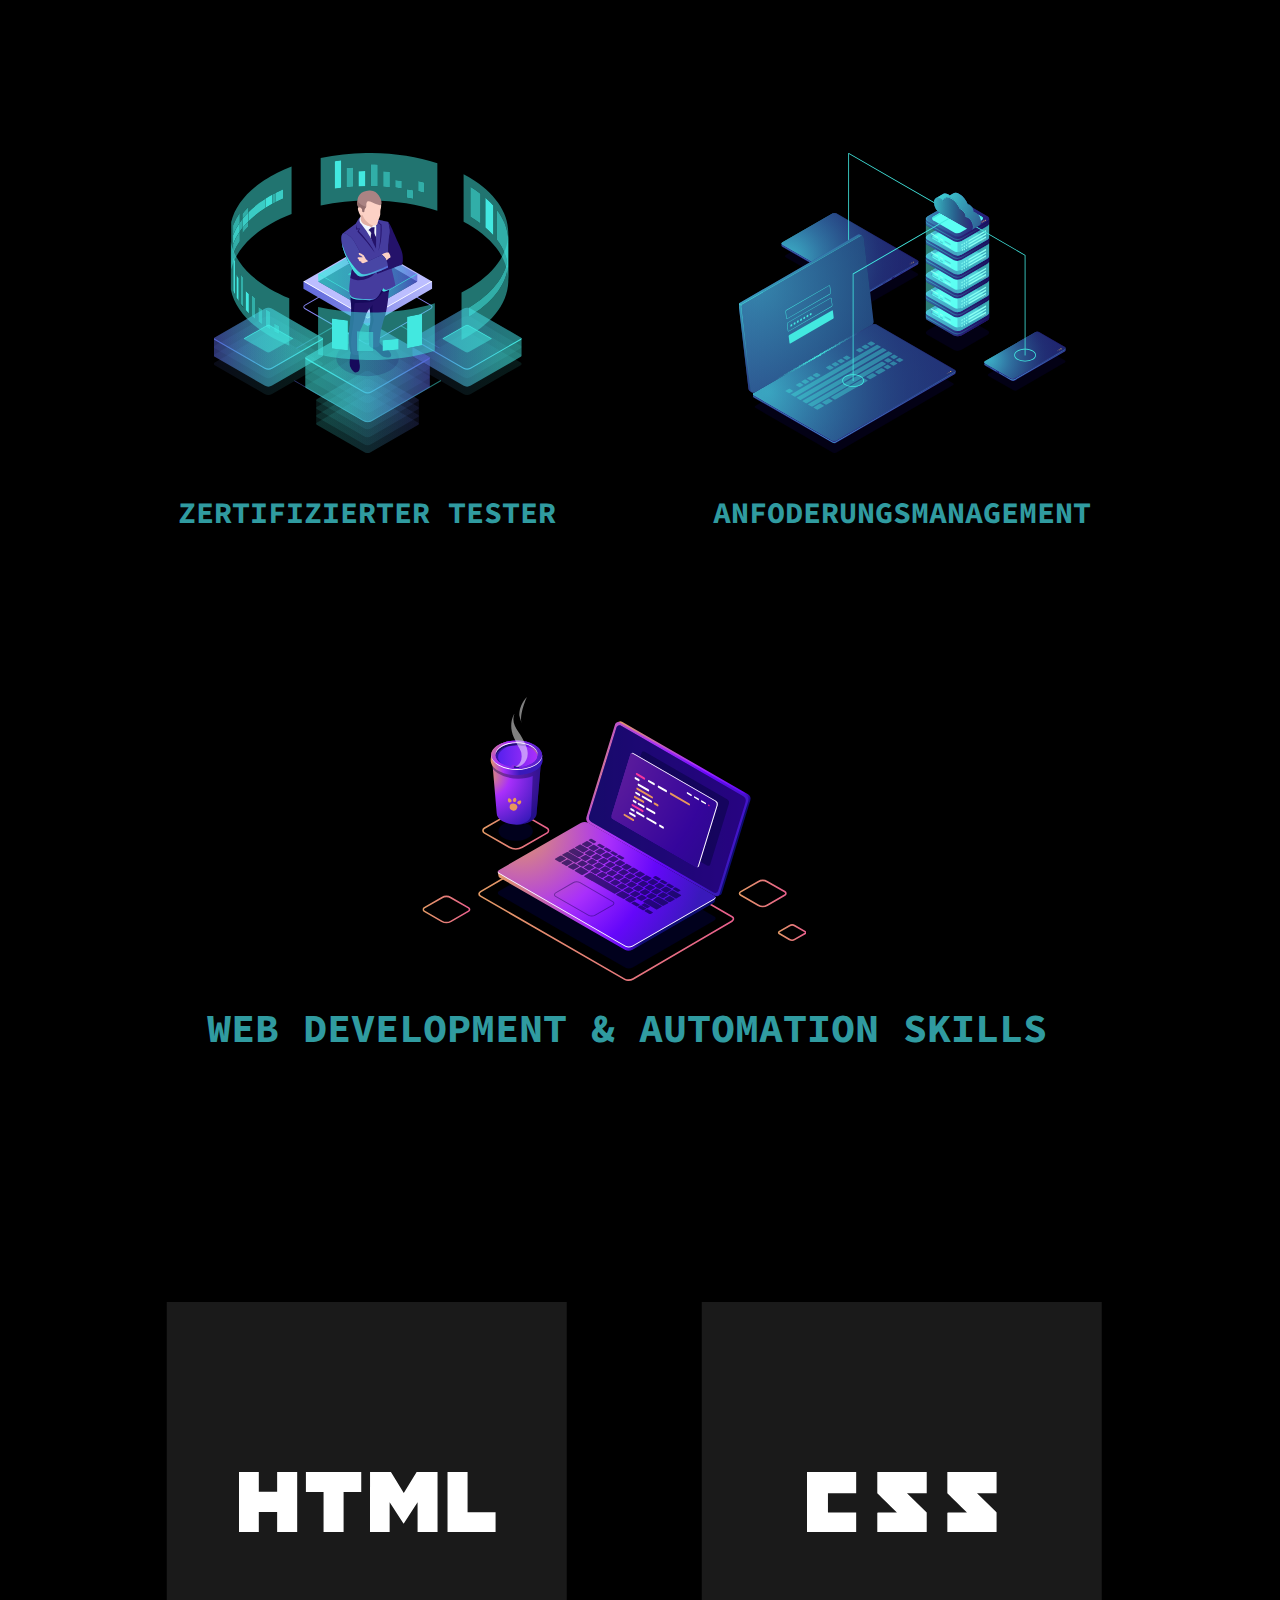
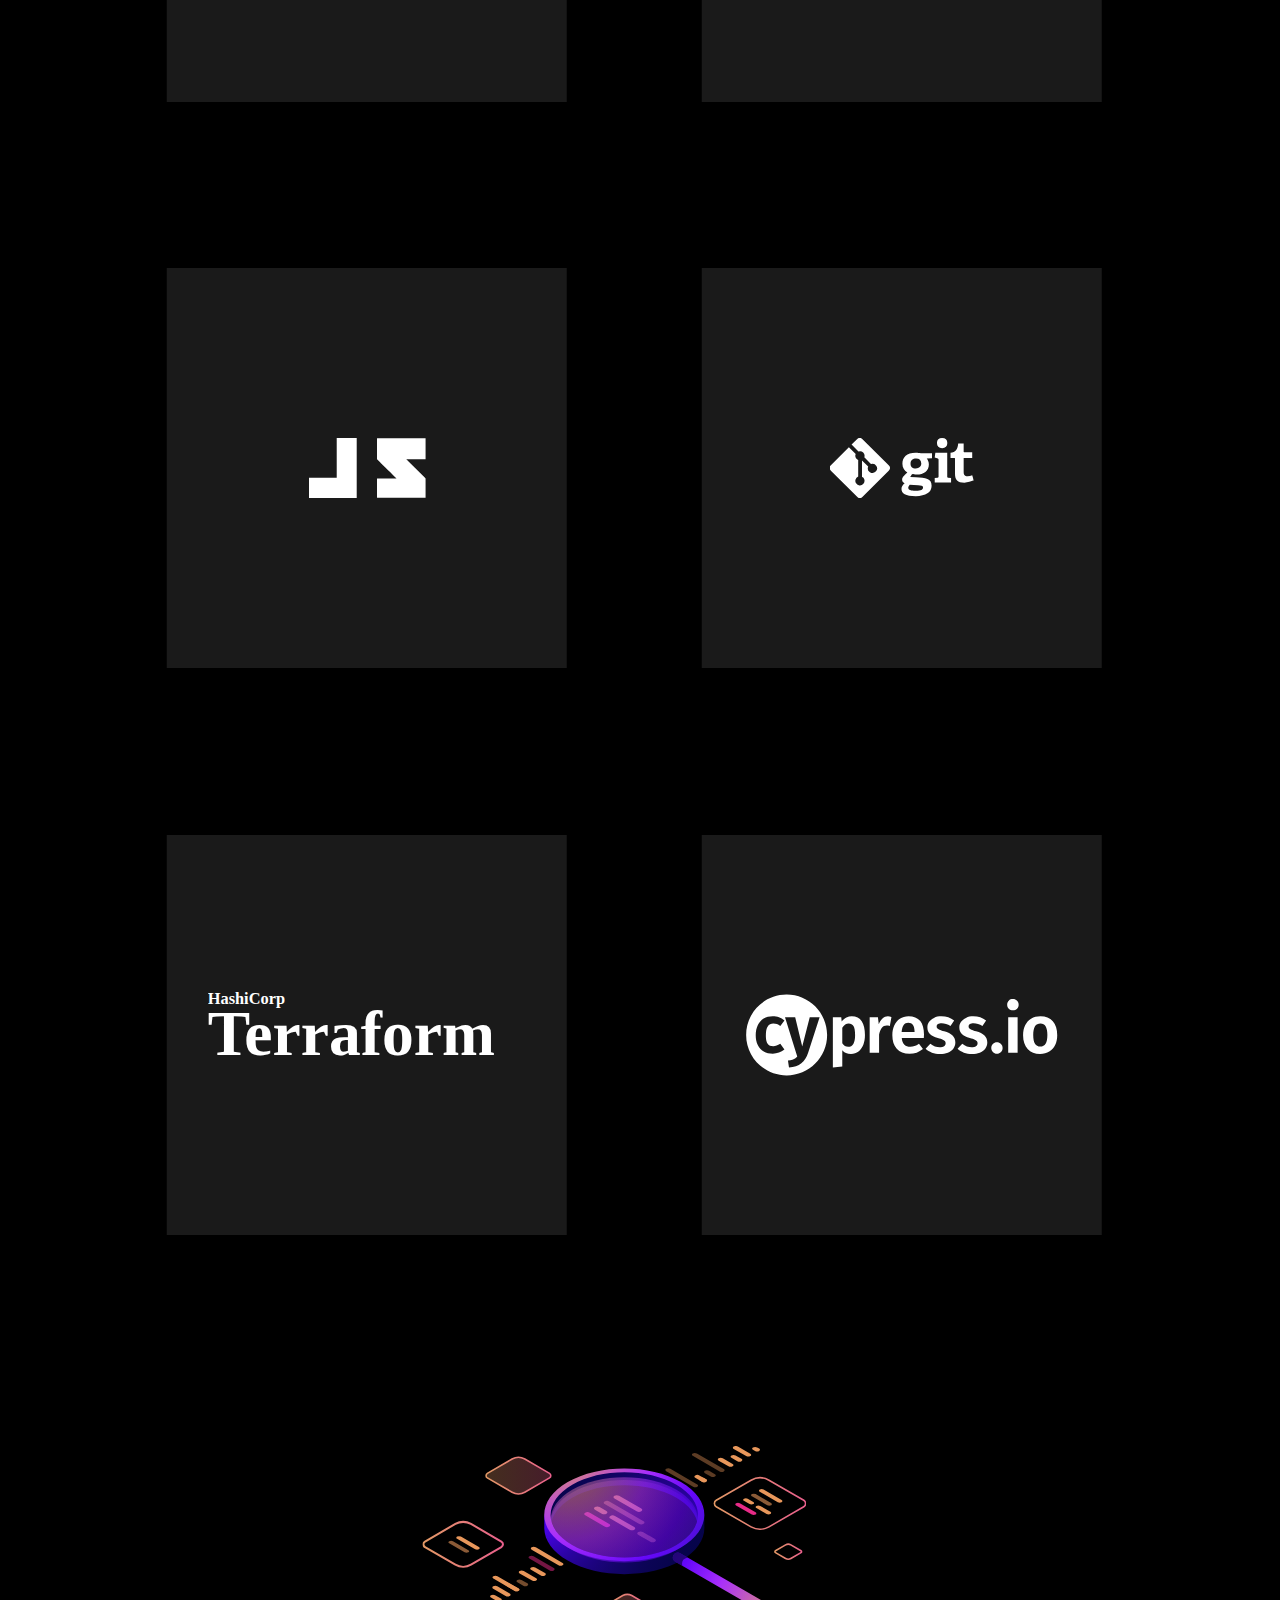
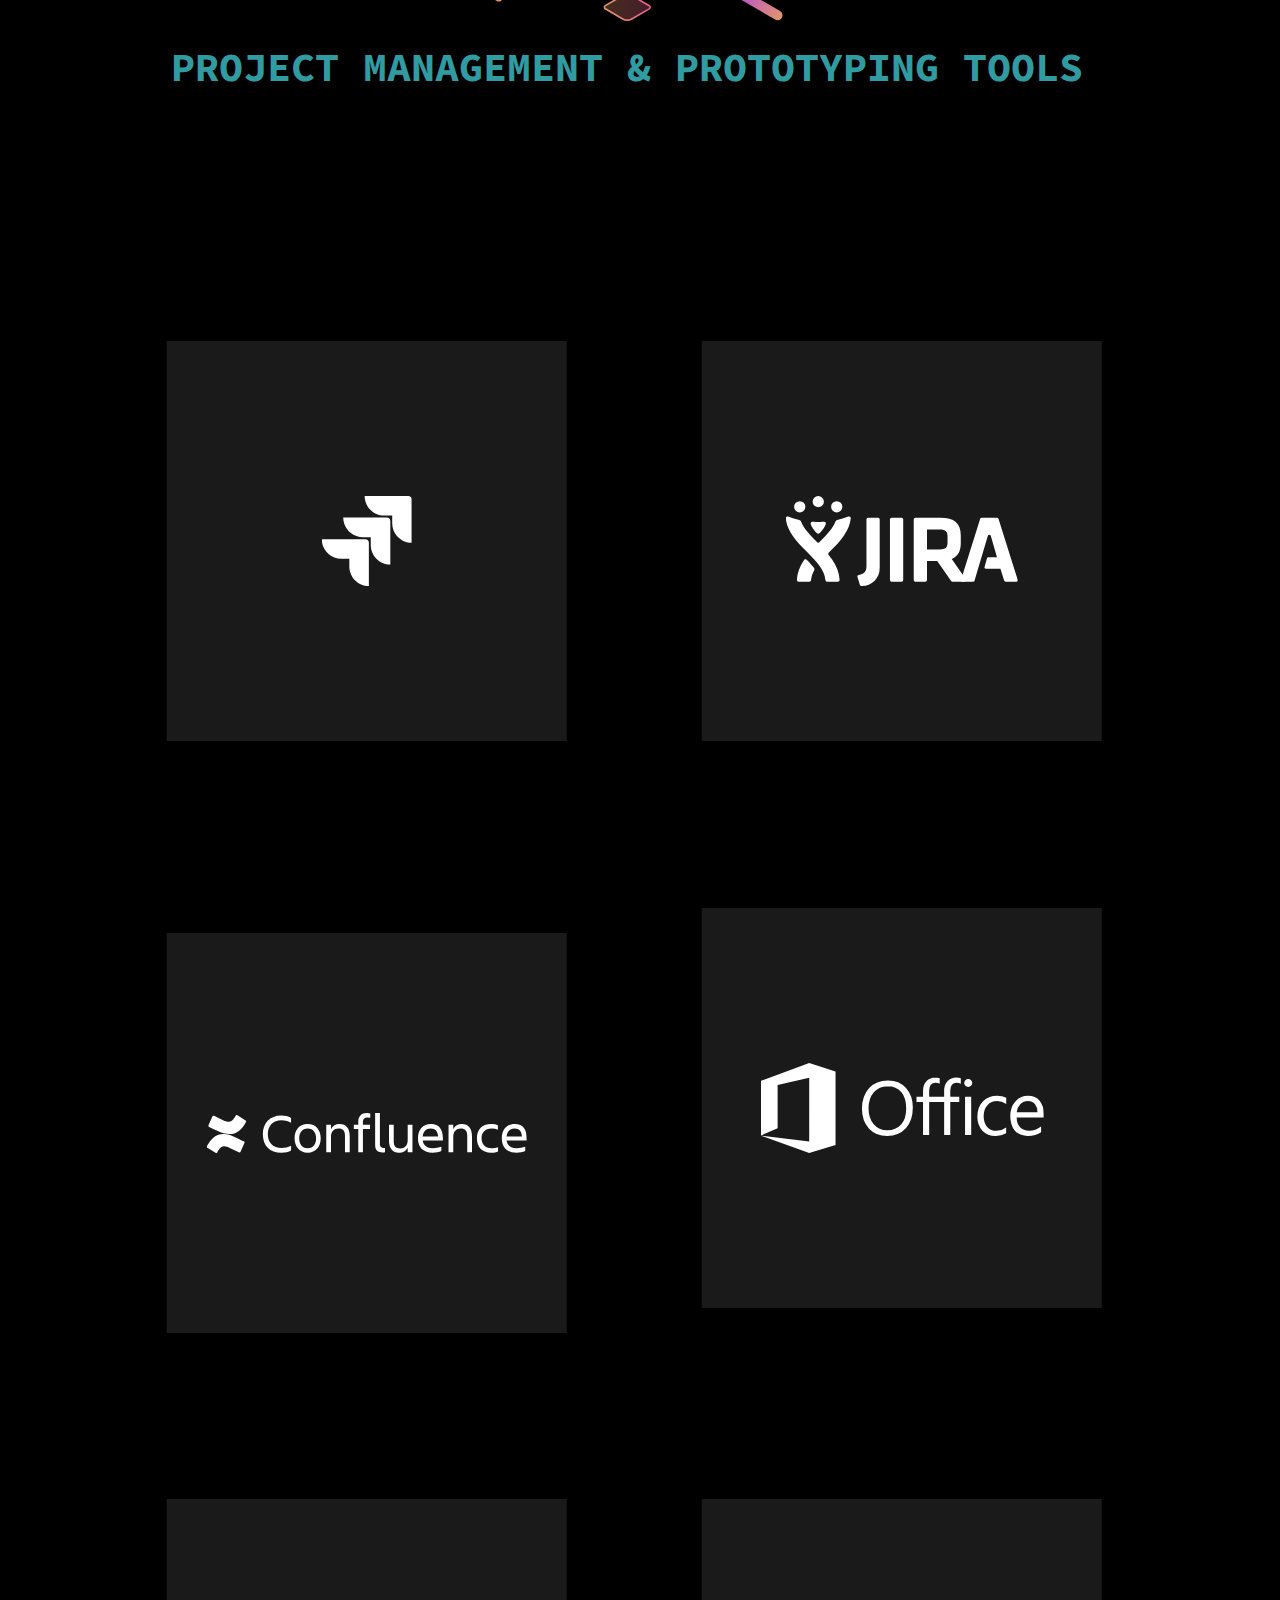
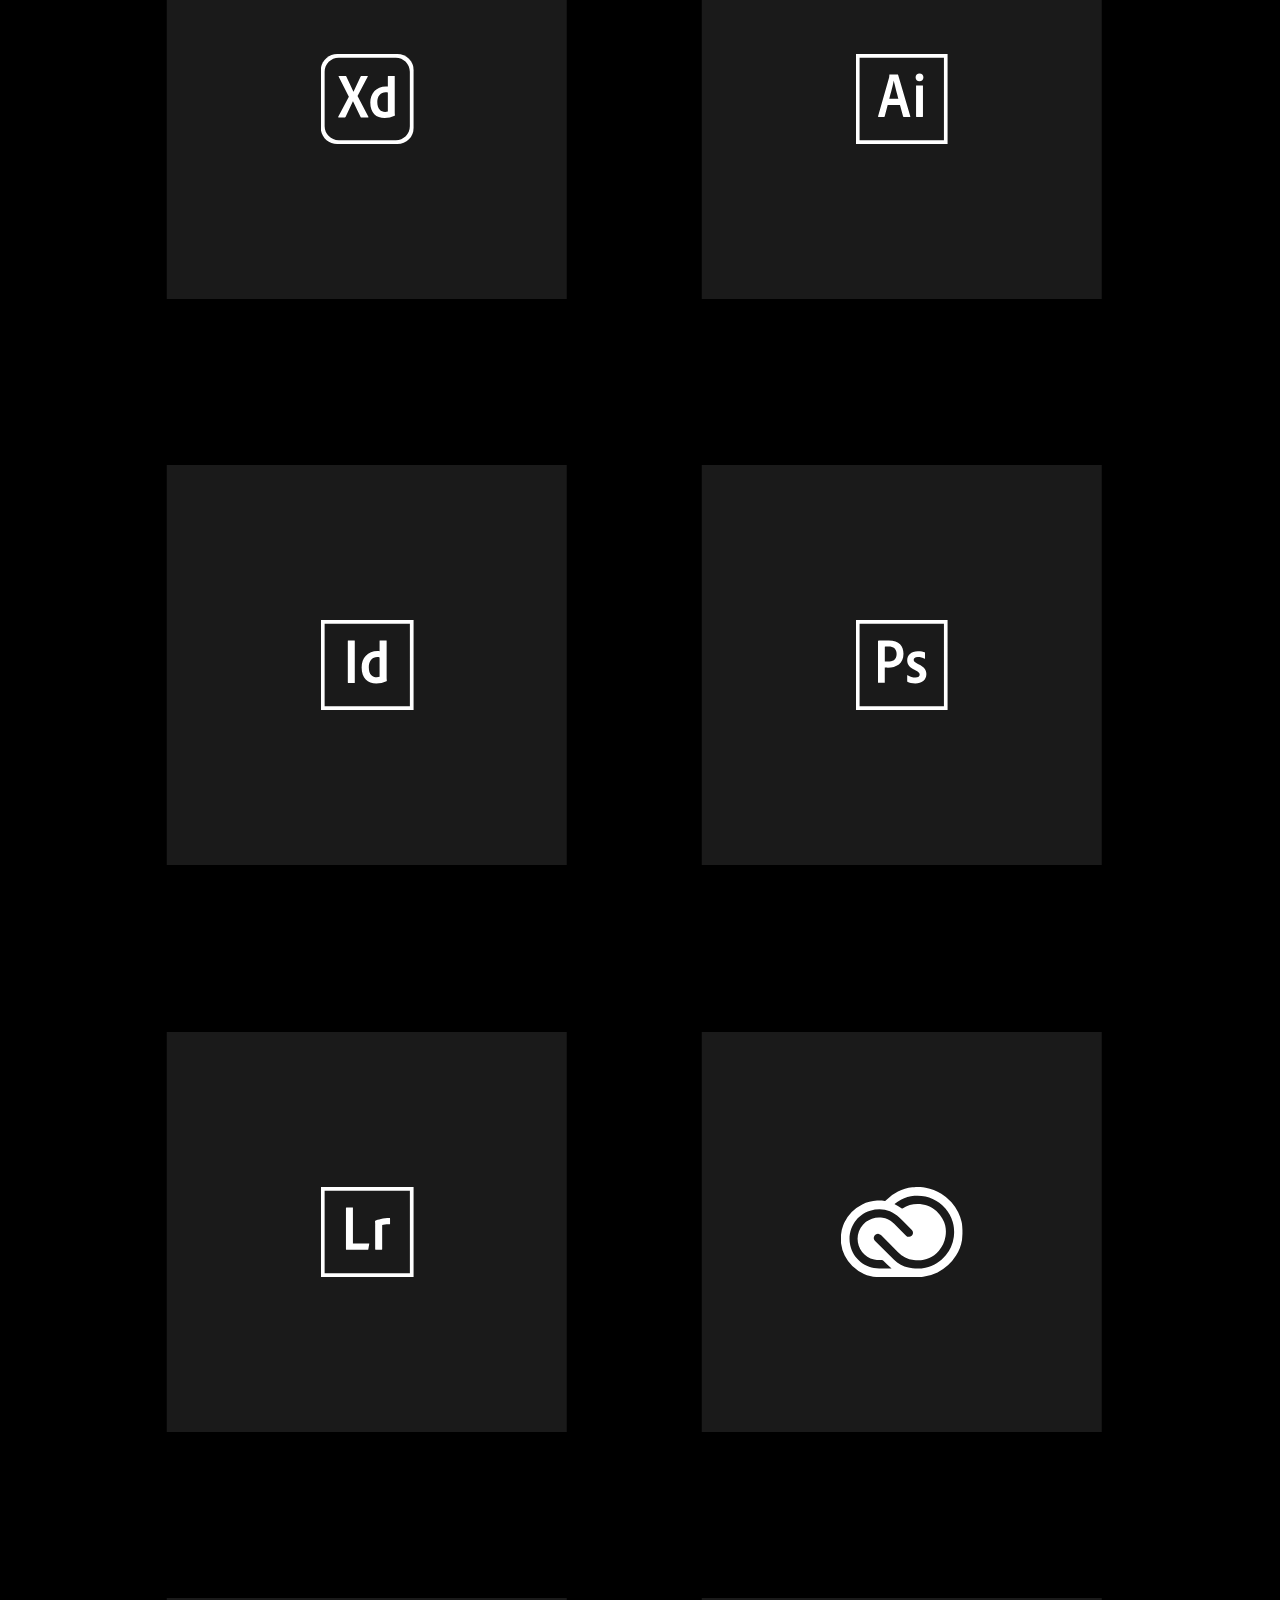
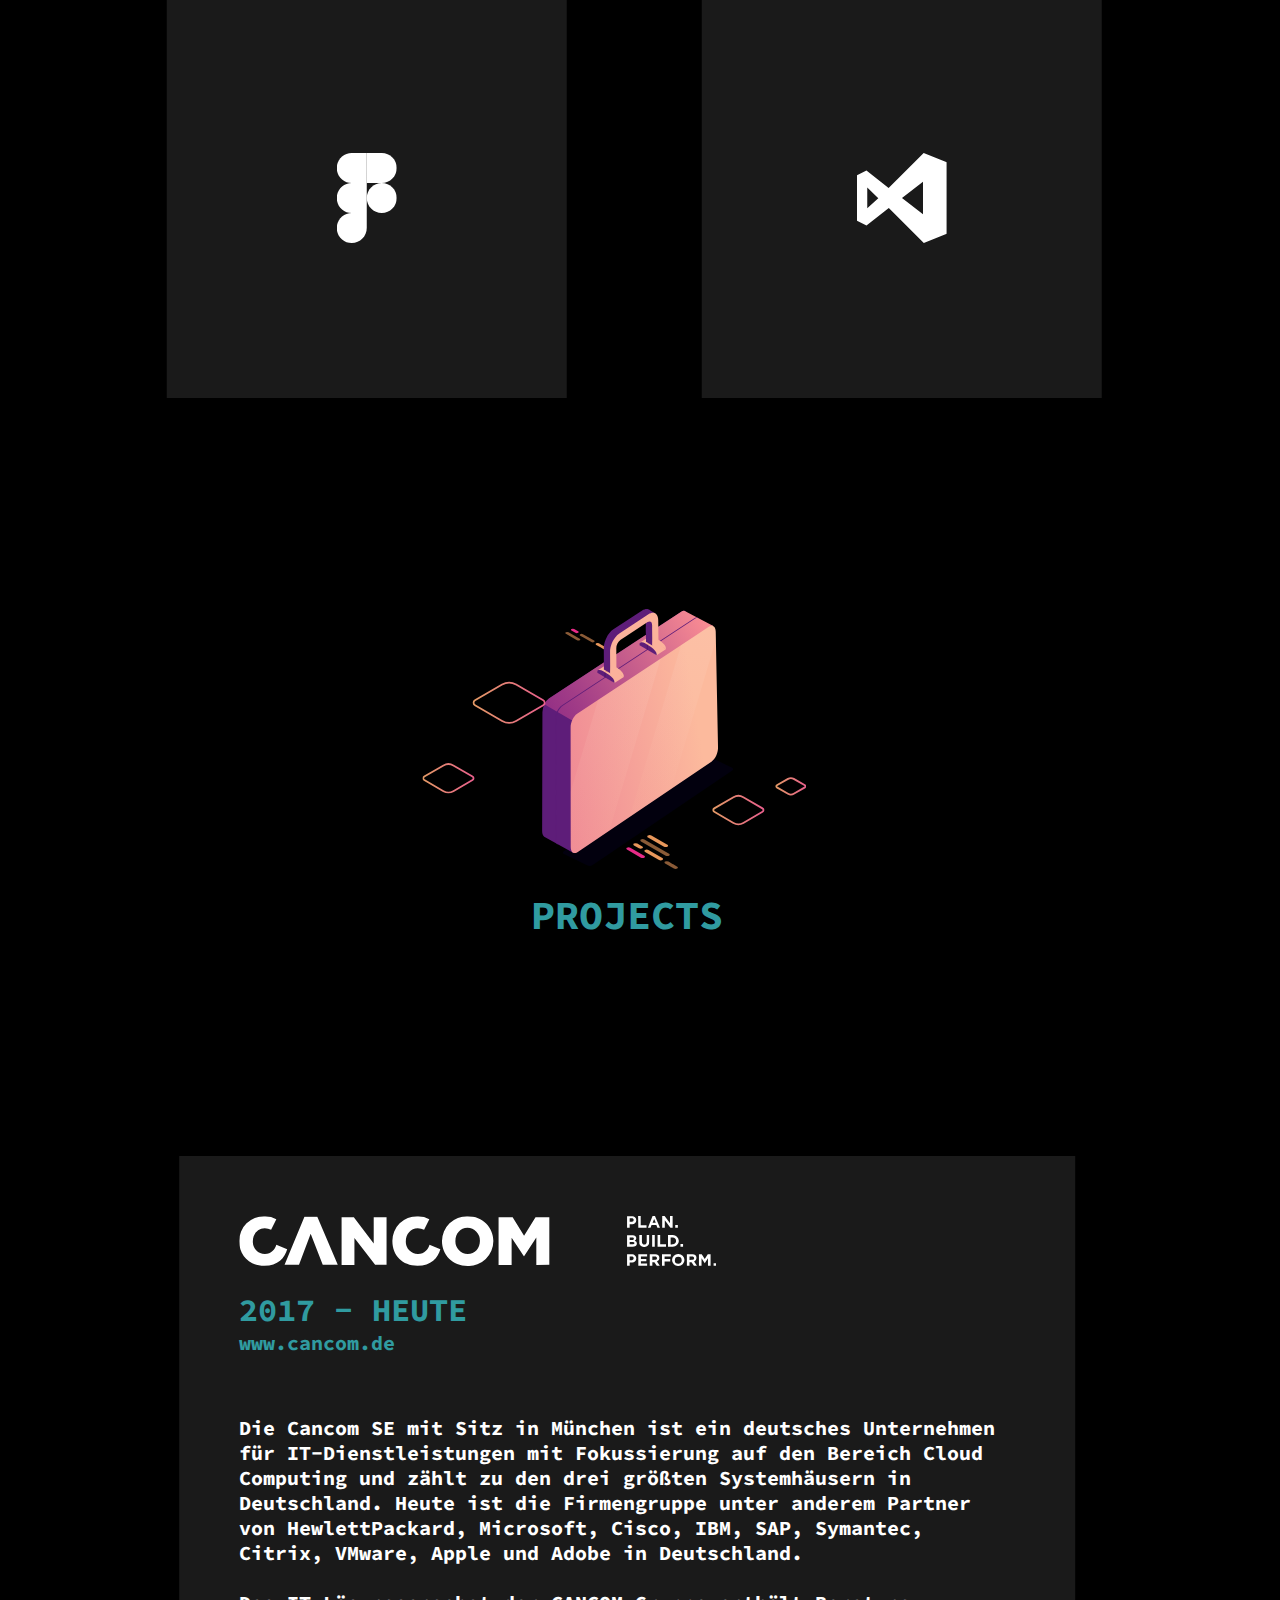
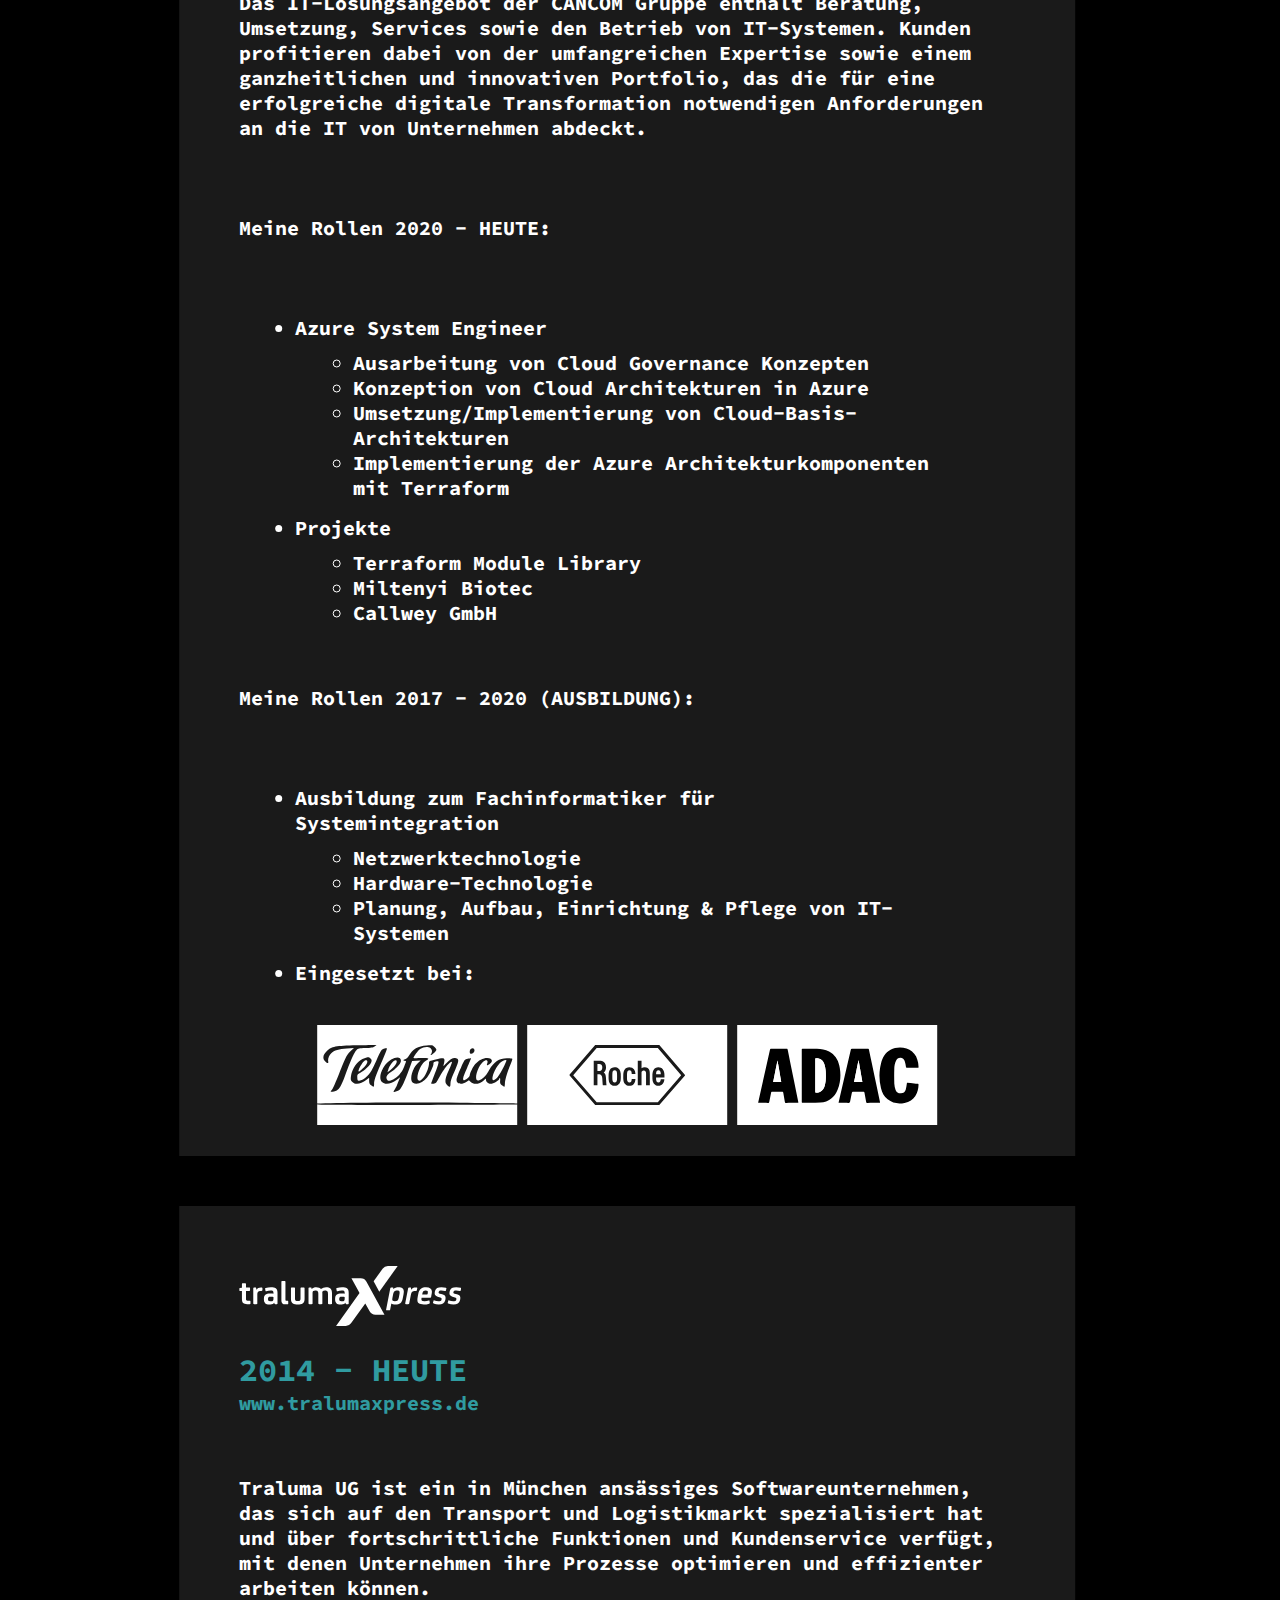
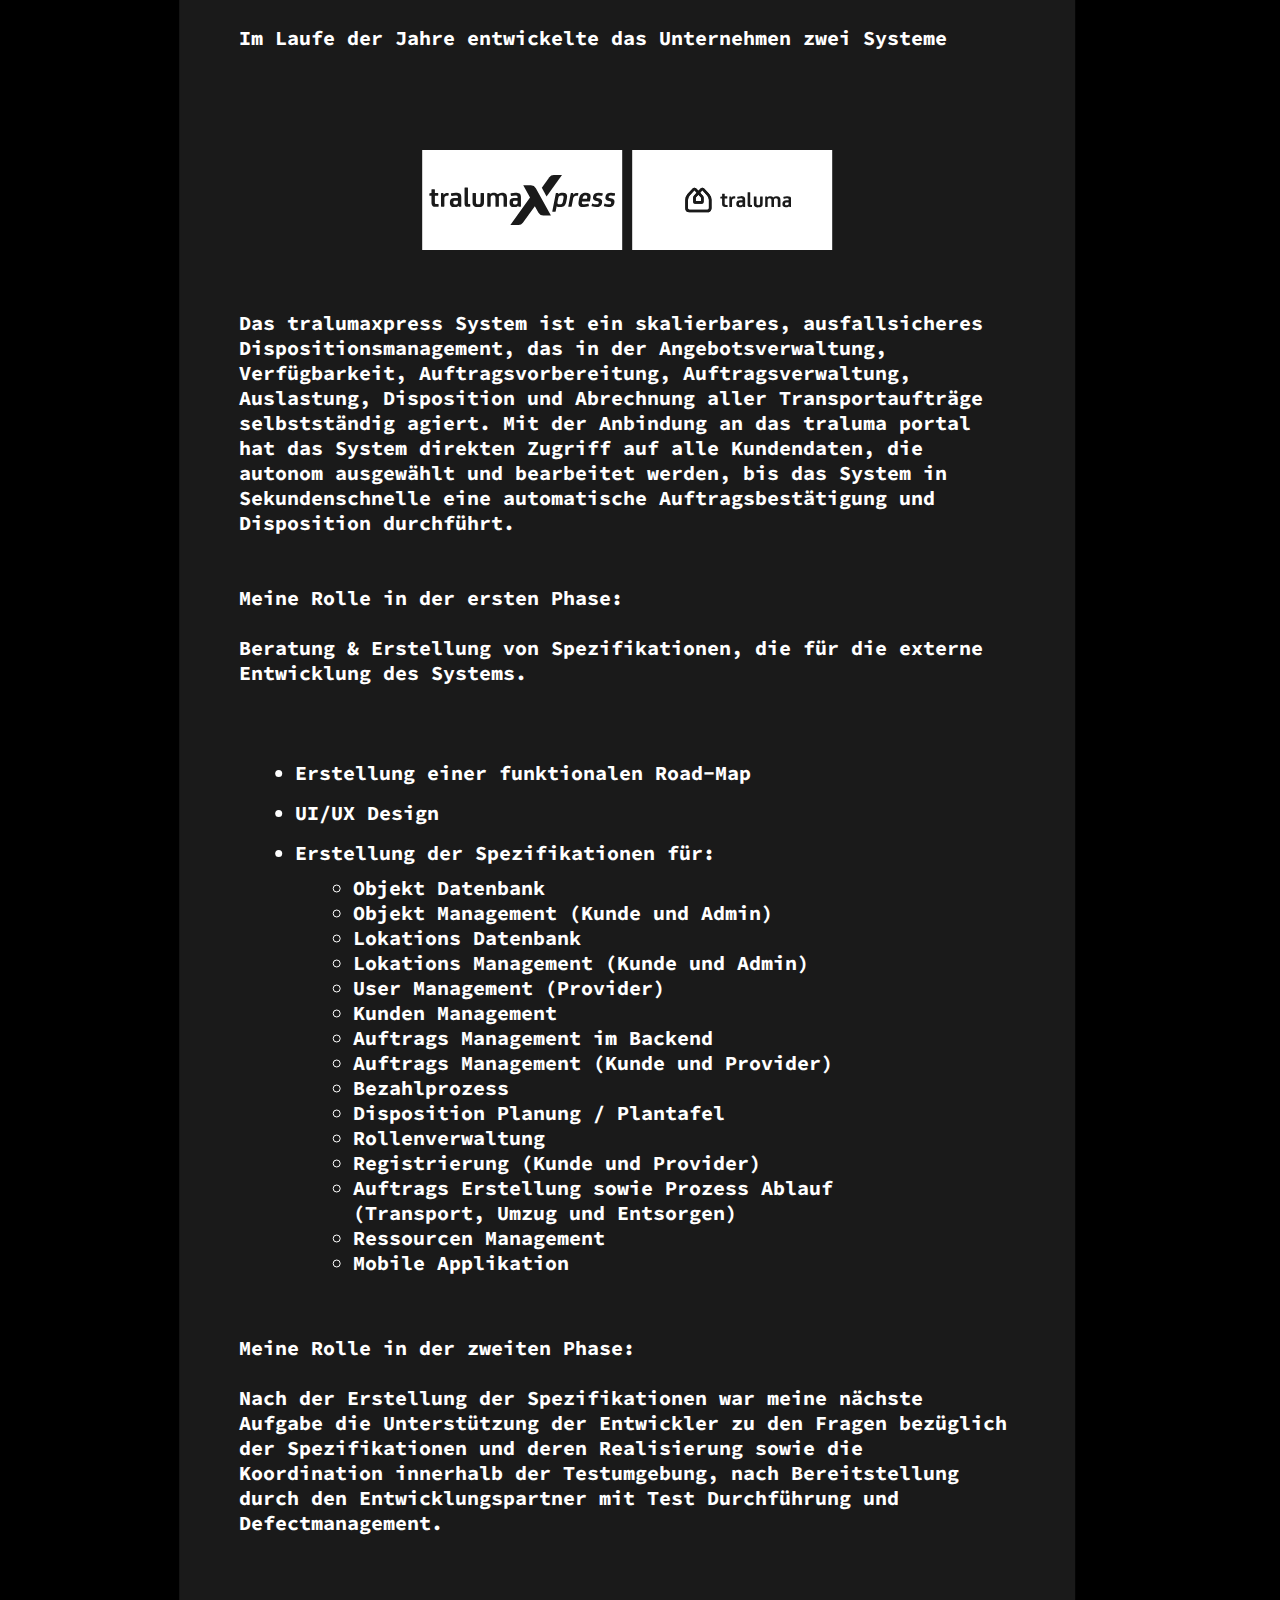
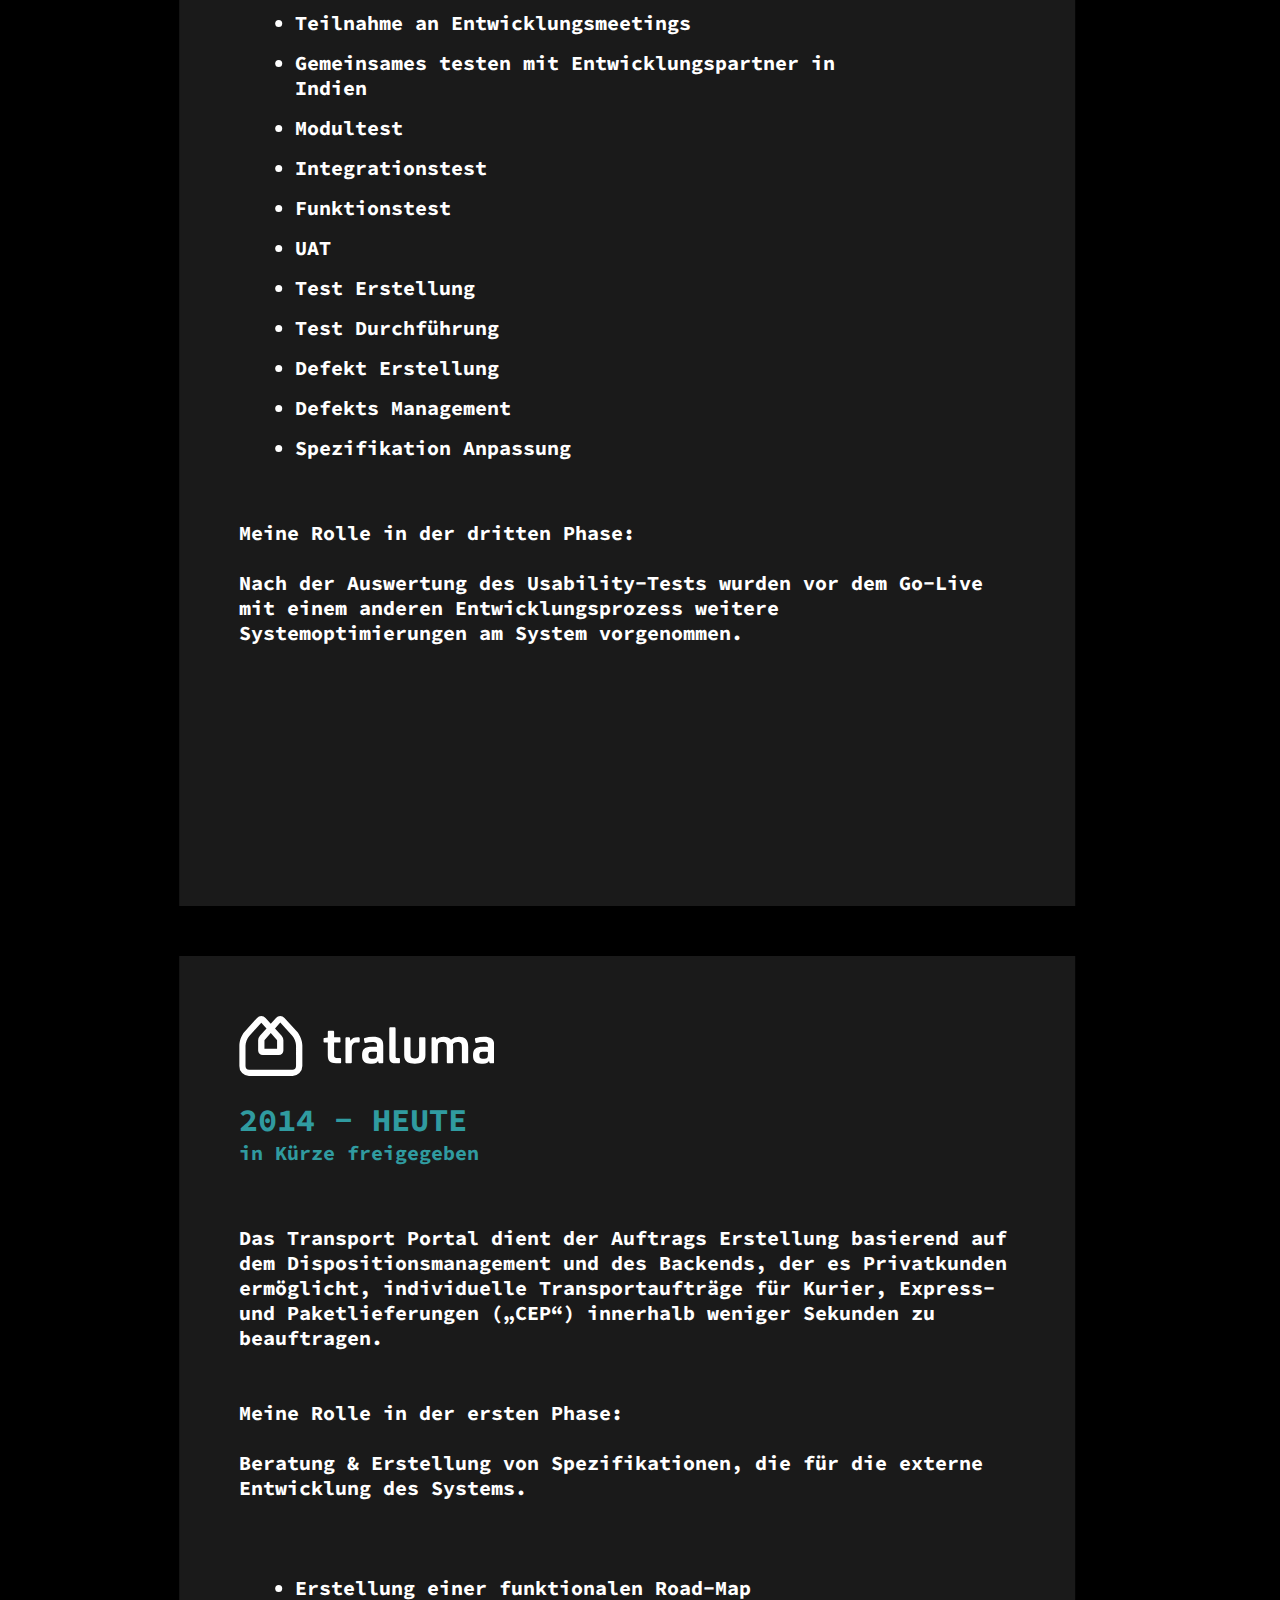
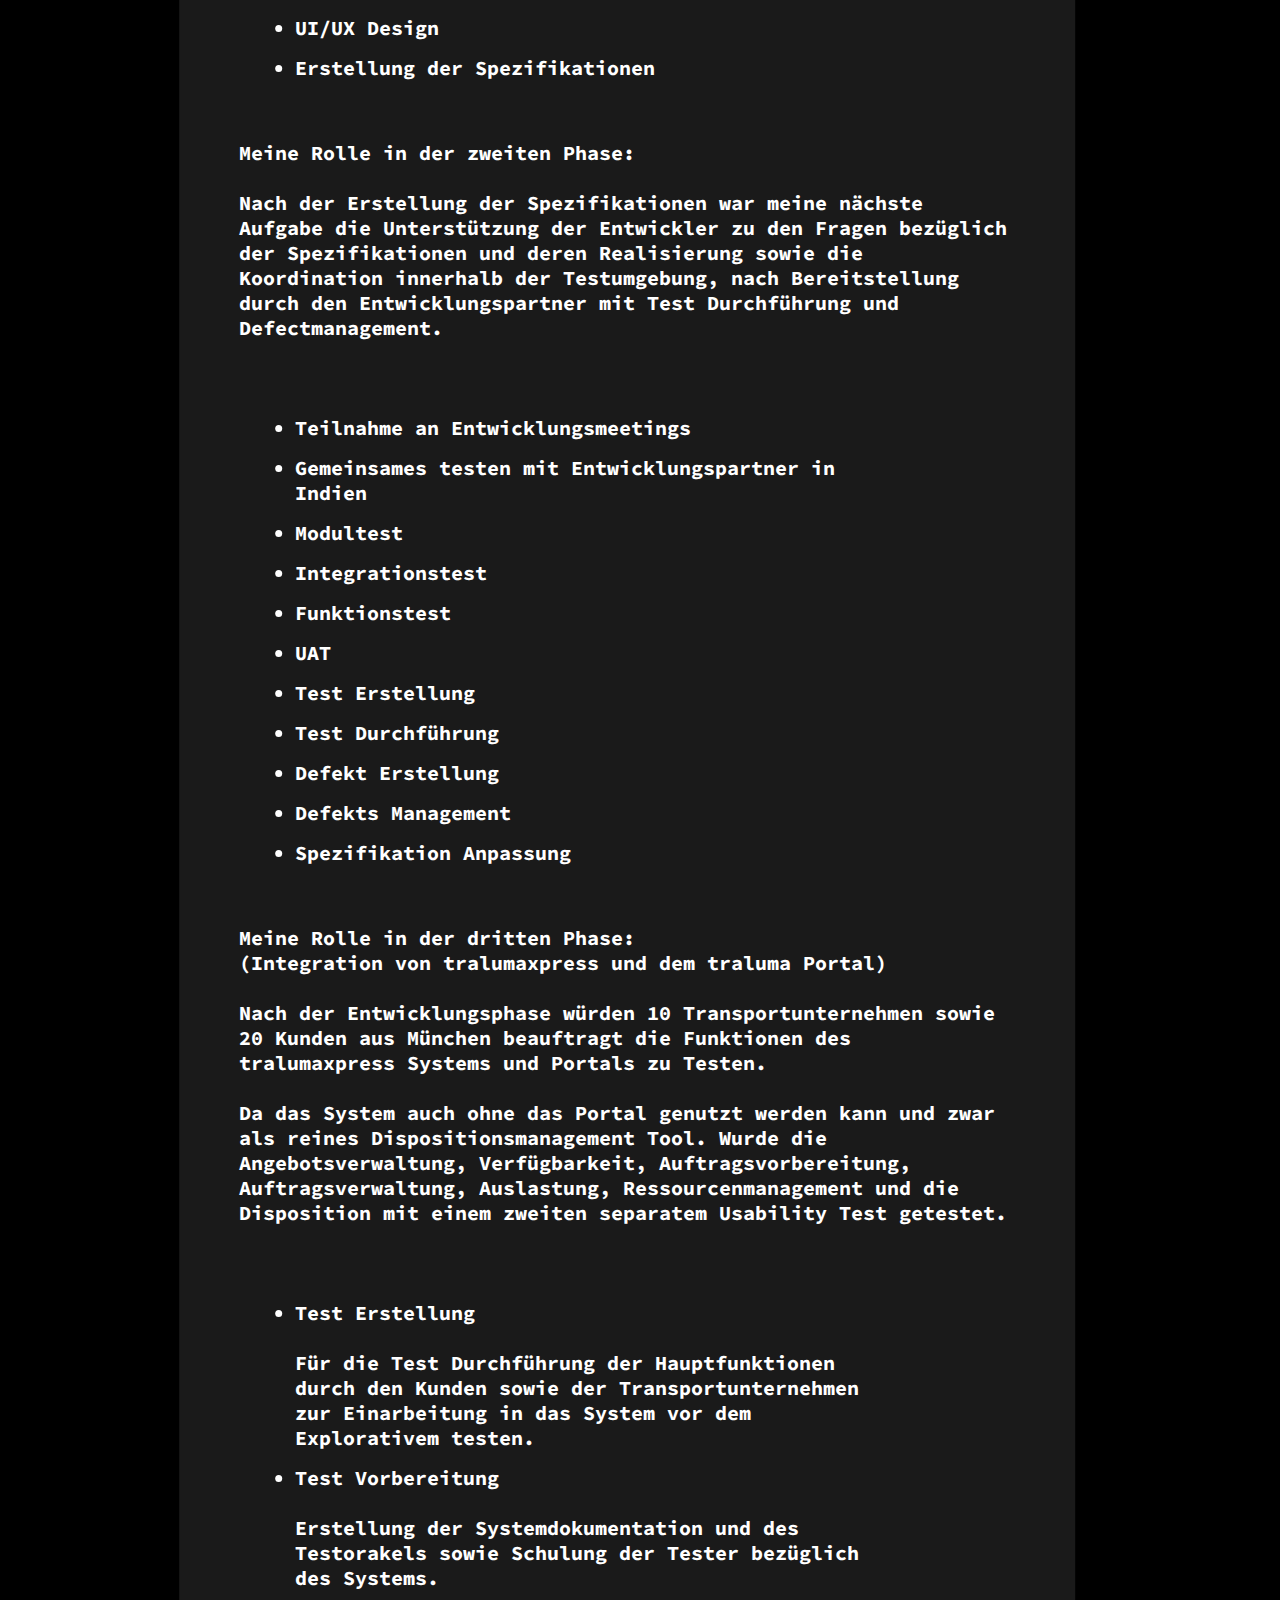
<file: lebenslauf.html>
<!DOCTYPE html>
<html lang="en" dir="ltr">

<head>
  <meta charset="utf-8" />
  <title>Über mich</title>

  <link rel="stylesheet" href="css/about.css" />

  <!--favicon-->
  <link rel="icon" href="images/ronald_w_favicon.ico" />
  <!-- Fonts -->
  <link href="https://fonts.googleapis.com/css?family=Source+Code+Pro:200,400,600,700,900&display=swap"
    rel="stylesheet" />
</head>

<body>
  <section id="topSection">
    <div class="logo">
      <a href="index.html"><img id="logoAnim" src="images/RonaldK.png" alt="">
      </a>
    </div>
    <div class="portfolio">
      <ul>


        <li>
          <div>
            <a href="index.html">PORTFOLIO</a>
            </a>
          </div>
        </li>

      </ul>
    </div>


    <div class="aboutMeImgDiv">
      <img class="aboutMeImg" src="images/aboutMeDeV1.3.png" alt="">
    </div>
    <div class="functionBox">
      <ul>
        <li class="li2">
          <div>
            <img class="firstFunction" src="images/Consultant.svg" alt="" />
            <p class="functionText">IT-Berater</p>
          </div>
        </li>
        <li class="li2">
          <div>
            <img class="firstFunction" src="images/UI-UX.svg" alt="" />
            <p class="functionText">UI/UX Designer</p>
          </div>
        </li>
        <li class="li2">
          <div>
            <img class="firstFunction" src="images/Tester.svg" alt="" />
            <p class="functionText">ZERTIFIZIERTER TESTER</p>
          </div>
        </li>
        <li class="li2">
          <div>
            <img class="firstFunction" src="images/Anforderungsmanagement.svg" alt="" />
            <p class="functionText">Anfoderungsmanagement</p>
          </div>
        </li>
      </ul>
    </div>
  </section>
  <section id="webSkils">
    <div>
      <div class="topPartPage">
        <img class="sectionImg" src="images/Skils.svg" alt="">
        <p class="sectionTxt">Web development & Automation skills</p>
        <div class="webSkillsBox">
          <ul>
            <li class="li1">
              <div class="skillBox">
                <img class="svgInBox" src="images/HTML.svg" alt="" />

              </div>
            </li>
            <li class="li1">
              <div class="skillBox">
                <img class="svgInBox" src="images/CSS.svg" alt="" />

              </div>
            </li>
            <li class="li1">
              <div class="skillBox">
                <img class="svgInBox" src="images/JS_1.svg" alt="" />

              </div>
            </li>
            <li class="li1">
              <div class="skillBox">
                <img class="svgInBox" src="images/Git.svg" alt="" />

              </div>
            </li>
            <li class="li1">
              <div class="skillBox terraform">
                <img class="svgInBox1" src="images/terraform_without_logo.svg" alt="" />

              </div>
            </li>
            <li class="li1">
              <div class="skillBox">
                <img class="svgInBox1" src="images/cypress-io-logo-inverse.svg" alt="" />

              </div>
            </li>
          </ul>
        </div>
      </div>
      <div>
        <div class="topPartPage">
          <img class="sectionImg" src="images/Tools.svg" alt="">
          <p class="sectionTxt">project management & prototyping tools</p>
          <div class="webSkillsBox">
            <ul>
              <li class="li1">
                <div class="skillBox">
                  <img class="svgInBox1" src="images/Jira.svg" alt="" />

                </div>
              </li>
              <li class="li1">
                <div class="skillBox">
                  <img class="svgInBox1" src="images/Xray.svg" alt="" />

                </div>
              </li>
              <li class="li1">
                <div class="skillBox">
                  <img class="svgInBox2" src="images/confluence-white.svg" alt="" />

                </div>
              </li>
              <li class="li1">
                <div class="skillBox">
                  <img class="svgInBox1" src="images/Office.svg" alt="" />

                </div>
              </li>
              <li class="li1">
                <div class="skillBox">
                  <img class="svgInBox1" src="images/XD.svg" alt="" />

                </div>
              </li>
              <li class="li1">
                <div class="skillBox">
                  <img class="svgInBox1" src="images/AI.svg" alt="" />

                </div>
              </li>
              <li class="li1">
                <div class="skillBox">
                  <img class="svgInBox1" src="images/ID.svg" alt="" />

                </div>
              </li>
              <li class="li1">
                <div class="skillBox">
                  <img class="svgInBox1" src="images/PS.svg" alt="" />

                </div>
              </li>
              <li class="li1">
                <div class="skillBox">
                  <img class="svgInBox1" src="images/LR.svg" alt="" />

                </div>
              </li>
              <li class="li1">
                <div class="skillBox">
                  <img class="svgInBox1" src="images/Adobe.svg" alt="" />

                </div>
              </li>
              <li class="li1">
                <div class="skillBox">
                  <img class="svgInBox1" src="images/Figma.svg" alt="" />

                </div>
              </li>
              <li class="li1">
                <div class="skillBox">
                  <img class="svgInBox1" src="images/VisualCode.svg" alt="" />

                </div>
              </li>
            </ul>
          </div>
        </div>
  </section>
  <section id="CV">
    <img class="sectionImg" src="images/Koffer_1.svg" alt="">
    <p class="sectionTxt">projects</p>

    <div class="pageBoxCancom">
      <img class="pageBoxImg" src="images/Cancom.svg" alt="">
      <h1>2017 - HEUTE</h1>
      <a href="https://www.cancom.de/" target="_blank">www.cancom.de</a>
      <p>Die Cancom SE mit Sitz in München ist ein deutsches Unternehmen
        für IT-Dienstleistungen mit Fokussierung auf den Bereich Cloud Computing und zählt zu den drei größten
        Systemhäusern in
        Deutschland.
        Heute ist die Firmengruppe unter anderem Partner von HewlettPackard, Microsoft, Cisco, IBM, SAP, Symantec,
        Citrix, VMware, Apple
        und Adobe in Deutschland. <br> <br>
        Das IT-Lösungsangebot der CANCOM Gruppe enthält Beratung, Umsetzung, Services sowie den Betrieb von IT-Systemen.
        Kunden profitieren dabei von der umfangreichen Expertise sowie einem ganzheitlichen und innovativen Portfolio,
        das die für eine erfolgreiche digitale Transformation notwendigen Anforderungen an die IT von Unternehmen
        abdeckt.<br><br><br><br>Meine Rollen 2020 - HEUTE:</p>
        <ul class="ulList">
          <li class="liListed">
            Azure System Engineer
            <ul>
              <li class="liListed2">
                Ausarbeitung von Cloud Governance Konzepten
              </li>
              <li class="liListed2">
                Konzeption von Cloud Architekturen in Azure
              </li>
              <li class="liListed2">
                Umsetzung/Implementierung von Cloud-Basis-Architekturen
              </li>
              <li class="liListed2">
                Implementierung der Azure Architekturkomponenten mit Terraform
              </li>
            </ul>
          </li>
        </ul>
        <ul class="ulList">
          <li class="liListed">
            Projekte
            <ul>
              <li class="liListed2">
                Terraform Module Library
              </li>
              <li class="liListed2">
                Miltenyi Biotec
              </li>
              <li class="liListed2">
                Callwey GmbH
              </li>
            </ul>
          </li>
        </ul>
        <p>Meine Rollen 2017 - 2020 (AUSBILDUNG):</p>
      <ul class="ulList">
        <li class="liListed">
          Ausbildung zum Fachinformatiker für Systemintegration
          <ul>
            <li class="liListed2">
              Netzwerktechnologie
            </li>
            <li class="liListed2">
              Hardware-Technologie
            </li>
            <li class="liListed2">
              Planung, Aufbau, Einrichtung & Pflege von IT-Systemen
            </li>
          </ul>
        </li>
        <li class="liListed">
          Eingesetzt bei:
        </li>
      </ul>
      <ul>
        <li class="li3">
          <div class="projectBox">
            <img class="svgInBox" src="images/TEBlack.svg" alt="" />

          </div>
        </li>
        <li class="li3">
          <div class="projectBox">
            <img class="svgInBox" src="images/RHPdf.svg" alt="" />

          </div>
        </li>
        <li class="li3">
          <div class="projectBox">
            <img class="svgInBox" src="images/CADA.svg" alt="" />

          </div>
        </li>

      </ul>
    </div>
 

    

  

    </div>
    <div class="pageBoxXpress">
      <img class="pageBoxImg2" src="images/xpressWhite.svg" alt="">
      <h1>2014 - HEUTE</h1>
      <a href="https://www.tralumaxpress.de/" target="_blank">www.tralumaxpress.de</a>
      <p>Traluma UG ist ein in München ansässiges Softwareunternehmen, das sich auf den Transport und Logistikmarkt
        spezialisiert hat und über fortschrittliche Funktionen und Kundenservice verfügt, mit denen Unternehmen ihre
        Prozesse optimieren und effizienter arbeiten können. <br> <br>Im Laufe der Jahre entwickelte das Unternehmen
        zwei Systeme</p>
      <ul>
        <li class="li3">
          <div class="projectBox">
            <img class="svgInBox3" src="images/xpressblack.svg" alt="" />
          </div>
        </li>
        <li class="li3">
          <div class="projectBox">
            <img class="svgInBox3" src="images/tralumablack.svg" alt="" />
          </div>
        </li>
      </ul>
      <p>Das tralumaxpress System ist ein skalierbares, ausfallsicheres
        Dispositionsmanagement, das in der Angebotsverwaltung,
        Verfügbarkeit, Auftragsvorbereitung, Auftragsverwaltung, Auslastung, Disposition und Abrechnung aller
        Transportaufträge selbstständig agiert. Mit der Anbindung an das traluma portal hat das System direkten Zugriff
        auf alle Kundendaten, die autonom ausgewählt und bearbeitet werden, bis das System in Sekundenschnelle eine
        automatische Auftragsbestätigung und Disposition durchführt. <br><br><br>Meine Rolle in der ersten Phase:
        <br><br>Beratung & Erstellung von Spezifikationen, die für die externe Entwicklung des Systems.</p>
      <ul class="ulList">
        <li class="liListed">
          Erstellung einer funktionalen Road-Map
        </li>
        <li class="liListed">
          UI/UX Design
        </li>
        <li class="liListed">
          Erstellung der Spezifikationen für:
          <ul>
            <li class="liListed2">
              Objekt Datenbank
            </li>
            <li class="liListed2">
              Objekt Management (Kunde und Admin)
            </li>
            <li class="liListed2">
              Lokations Datenbank
            </li>
            <li class="liListed2">
              Lokations Management (Kunde und Admin)
            </li>
            <li class="liListed2">
              User Management (Provider)
            </li>
            <li class="liListed2">
              Kunden Management
            </li>
            <li class="liListed2">
              Auftrags Management im Backend
            </li>
            <li class="liListed2">
              Auftrags Management (Kunde und Provider)
            </li>
            <li class="liListed2">
              Bezahlprozess
            </li>
            <li class="liListed2">
              Disposition Planung / Plantafel
            </li>
            <li class="liListed2">
              Rollenverwaltung
            </li>
            <li class="liListed2">
              Registrierung (Kunde und Provider)
            </li>
            <li class="liListed2">
              Auftrags Erstellung sowie Prozess Ablauf (Transport, Umzug und Entsorgen)
            </li>
            <li class="liListed2">
              Ressourcen Management
            </li>
            <li class="liListed2">
              Mobile Applikation
            </li>
          </ul>
        </li>
      </ul>
      <p>Meine Rolle in der zweiten Phase: <br><br>Nach der Erstellung der Spezifikationen war meine nächste Aufgabe
        die Unterstützung der Entwickler zu den Fragen bezüglich der
        Spezifikationen und deren Realisierung sowie die Koordination
        innerhalb der Testumgebung, nach Bereitstellung durch den
        Entwicklungspartner mit Test Durchführung und Defectmanagement.
      </p>
      <ul class="ulList">
        <li class="liListed">
          Teilnahme an Entwicklungsmeetings
        </li>
        <li class="liListed">
          Gemeinsames testen mit Entwicklungspartner in Indien
        </li>
        <li class="liListed">
          Modultest
        </li>
        <li class="liListed">
          Integrationstest
        </li>
        <li class="liListed">
          Funktionstest
        </li>
        <li class="liListed">
          UAT
        </li>
        <li class="liListed">
          Test Erstellung
        </li>
        <li class="liListed">
          Test Durchführung
        </li>
        <li class="liListed">
          Defekt Erstellung
        </li>
        <li class="liListed">
          Defekts Management
        </li>
        <li class="liListed">
          Spezifikation Anpassung
        </li>
      </ul>
      <p>Meine Rolle in der dritten Phase: <br><br> Nach der Auswertung des Usability-Tests wurden vor dem Go-Live mit
        einem anderen Entwicklungsprozess weitere Systemoptimierungen am System vorgenommen.</p>
    </div>
    <div class="pageBoxTraluma">
      <img class="pageBoxImg2" src="images/tralumawhite.svg" alt="">
      <h1>2014 - HEUTE</h1>
      <a href="" target="_blank">in Kürze freigegeben </a>
      <p>Das Transport Portal dient der Auftrags Erstellung basierend auf dem Dispositionsmanagement und des Backends,
        der es Privatkunden
        ermöglicht, individuelle Transportaufträge für Kurier, Express- und Paketlieferungen („CEP“) innerhalb weniger
        Sekunden zu beauftragen.<br><br><br>Meine Rolle in der ersten Phase: <br><br>Beratung & Erstellung von
        Spezifikationen, die für die externe Entwicklung des Systems.</p>
      <ul class="ulList">
        <li class="liListed">
          Erstellung einer funktionalen Road-Map
        </li>
        <li class="liListed">
          UI/UX Design
        </li>
        <li class="liListed">
          Erstellung der Spezifikationen
        </li>
      </ul>
      <p>Meine Rolle in der zweiten Phase:<br><br>Nach der Erstellung der Spezifikationen war meine nächste Aufgabe
        die Unterstützung der Entwickler zu den Fragen bezüglich der
        Spezifikationen und deren Realisierung sowie die Koordination
        innerhalb der Testumgebung, nach Bereitstellung durch den
        Entwicklungspartner mit Test Durchführung und Defectmanagement.
      </p>
      <ul class="ulList">
        <li class="liListed">
          Teilnahme an Entwicklungsmeetings
        </li>
        <li class="liListed">
          Gemeinsames testen mit Entwicklungspartner in Indien
        </li>
        <li class="liListed">
          Modultest
        </li>
        <li class="liListed">
          Integrationstest
        </li>
        <li class="liListed">
          Funktionstest
        </li>
        <li class="liListed">
          UAT
        </li>
        <li class="liListed">
          Test Erstellung
        </li>
        <li class="liListed">
          Test Durchführung
        </li>
        <li class="liListed">
          Defekt Erstellung
        </li>
        <li class="liListed">
          Defekts Management
        </li>
        <li class="liListed">
          Spezifikation Anpassung
        </li>
      </ul>
      <p>Meine Rolle in der dritten Phase:<br>(Integration von tralumaxpress und dem traluma Portal)
        <br><br> Nach der Entwicklungsphase würden 10 Transportunternehmen sowie
        20 Kunden aus München beauftragt die Funktionen des tralumaxpress Systems und Portals zu Testen. <br><br> Da das
        System
        auch ohne
        das Portal genutzt werden kann und zwar als reines
        Dispositionsmanagement Tool. Wurde die Angebotsverwaltung,
        Verfügbarkeit, Auftragsvorbereitung, Auftragsverwaltung, Auslastung, Ressourcenmanagement und die Disposition
        mit einem zweiten separatem Usability Test getestet.</p>
      <ul class="ulList">
        <li class="liListed">
          Test Erstellung
          <br><br>
          Für die Test Durchführung der Hauptfunktionen durch den
          Kunden sowie der Transportunternehmen zur Einarbeitung in
          das System vor dem Explorativem testen.
        </li>
        <li class="liListed">
          Test Vorbereitung
          <br><br>
          Erstellung der Systemdokumentation und des Testorakels
          sowie Schulung der Tester bezüglich des Systems.
        </li>
        <li class="liListed">
          Test Betreuung
          <br><br>
          Als erster Kontakt zur den Testern (Kunden) für jeglicher
          Fragen sowie Probleme mit Betretung vor Ort bei dem
          Kunden.
        </li>
        <li class="liListed">
          Test Auswertung
          <br><br>
          Die durch die Kunden ausgeführten Tests wurden Analysiert
          zur Ermittlung von Fehlerwirkungen sowie der Qualität des
          Systems. Womit auch Kundenvorschläge gesammelt wurden
          für die Systemoptimierung.
        </li>
        <li class="liListed">
          Anpassung der Spezifikationen an die Ergebnisse der Test
          Auswertung für Systemoptimierung
          <br><br>
          Hierfür wurden die Anmerkungen und Wünsche der Kunden
          Analysiert und Spezifiziert für eine Auswertung durch das
          Entwicklungteams und Traluma Management zur weiteren
          Implementierung der CRs basierend an ihrem Nutzen und
          Priorität.
        </li>
      </ul>
      <p>Meine derzeitige Rolle:<br>(für tralumaxpress und traluma portal)
      </p>
      <ul class="ulList">
        <li class="liListed">
          Projektmanagement
        </li>
        <li class="liListed">
          Kundenberatung hinsichtlich neuer Funktionen
        </li>
        <li class="liListed">
          Erstellung von Spezifikationen für neue Funktionen
        </li>
        <li class="liListed">
          UI/UX Design für neue Funktionen
        </li>
        <li class="liListed">
          Kontinuierliche Systemverbesserungen
        </li>
        <li class="liListed">
          Anfoderungsmanagement
        </li>
        <li class="liListed">
          Qualitätsmanagement und Testautomatisierung
        </li>
      </ul>
    </div>
    <div class="pageBox">
      <img class="pageBoxImg2" src="images/TPwhite.svg" alt="">
      <h1>2014 - 2017</h1>
      <a href="https://www.tipico.de/" target="_blank">www.tipico.de</a>
      <p>Miseco Sports LBS
        <br> <br>Tipico ist ein international tätiger Anbieter von Sportwetten und Casinospielen mit Sitz im Portomaso
        Business Tower im maltesischen San Ġiljan. Das Unternehmen hat zudem Niederlassungen in
        Deutschland, Österreich, Gibraltar, Kroatien, Kolumbien und Malta. Insgesamt hat Tipico mehr als 6000
        Mitarbeiter.
        <br><br><br><br>Meine Rolle: <br><br>Unter der Leitung von Miseco Sports gibt es 13 Betriebsstätten in München.
        Meine Aufgaben bestanden in der Systemadministration
        und Shop Management. </p>
      <ul class="ulList">
        <li class="liListed">
          Lokaler System Administrator für alle 13 Shops
        </li>
        <li class="liListed">
          Problemerkennung und Lösung
        </li>
        <li class="liListed">
          Geschäftsführung
        </li>
        <li class="liListed">
          Schulung neuer Mitarbeiter
        </li>
      </ul>
    </div>
    <div>
      <a href="Documents/New_CV2DE_22_04.pdf" download=""> <img class="sectionImg1" src="images/downloadLe.png"
          alt=""></a>
    </div>
  </section>
</body>

</html>
</file>
<file: css/about.css>
* {
  font-family: Source Code Pro;
  font-weight: bold;
  margin: 0;
  padding: 0;
  color: white;
}

body {
  background-color: black;
  height: 4500px;
}

li {
  display: inline-block;
  width: 580px;
  text-align: center;
  position: relative;
}

ul {
  text-align: center;
}

h1 {
  color: #309ba0;
  padding-left: 60px;
  padding-top: 20px;
}

a {
  color: #309ba0;
  padding: 60px;
  text-decoration-line: none;
  font-size: 20px;
}

p {
  padding: 60px;
  color: white;
  font-size: 20px;
}

#logoAnim {
  position: fixed;
  padding: 2%;
  overflow: visible;
  animation: fadeIn 3s;
  z-index: 1;
  height: 100px;
}

.portfolio {
  position: fixed;
  display: inline-block;
  overflow: visible;
  margin-left: 80%;
  margin-top: 3%;
  animation: fadeIn 3s;
  z-index: 1;
}

.portfolio a {
  margin: 0;
  padding: 0;
  color: white;
  font-size: 30px;
}

.portfolio p {
  margin: 0;
  padding: 0;
  color: white;
  font-size: 30px;
}

.portfolio li {
  text-align: right;
  width: auto;
}

.portfolio img {
  transform: translate(0, 25%);
  padding-right: 20px;
}

@keyframes fadeIn {
  from {
    opacity: 0;
  }

  to {
    opacity: 1;
  }
}

#logoAnim path:nth-child(1) {
  stroke-dasharray: 212px;
  stroke-dashoffset: 212px;
  animation: anima 3s ease forwards;
}

.name {
  position: fixed;
  overflow: visible;
  margin-left: 6%;
  margin-top: 3%;
  animation: fadeIn 3s;
  z-index: 100;
}

.germanyIcon {
  height: 40px;
}

.mainFunction {
  position: static;
}

.firstFunction {
  height: 300px;
  margin-top: 300px;
}

.functionText {
  padding: 0;
}

.li2 p {
  color: #309ba0;
  padding-top: 8%;
  text-transform: uppercase;
  font-size: 30px;
}

.aboutMeImgDiv {
  width: 90%;
  left: 5%;
  transform: translate(5%);
  padding-top: 10%;
  animation: fadeIn 3s;
}
.aboutMeImg {
  width: 100%;
}

.sectionImg {
  width: 30%;
  padding-top: 10%;
  margin-bottom: 25px;
  display: table-cell;
  vertical-align: middle;
  text-align: center;
  transform: translate(110%);
}

.sectionImg1 {
  width: 30%;
  padding-top: 10%;
  margin-bottom: 25px;
  display: table-cell;
  vertical-align: middle;
  text-align: center;
  transform: translate(110%);
}

.sectionTxt {
  color: #309ba0;
  padding-top: 8%;
  text-transform: uppercase;
  font-size: 40px;
  text-align: center;
  transform: translate(-1%, -50%);
}

.skillBox {
  background-color: #1a1a1a;
  height: 400px;
  width: 400px;
  display: flex;
  justify-content: center;
  align-items: center;
  margin: 10%;
}

.svgInBox {
  height: 60px;
  justify-content: center;
  align-items: center;
}

.svgInBox1 {
  height: 90px;
  justify-content: center;
  align-items: center;
}

.svgInBox2 {
  height: 40px;
  justify-content: center;
  align-items: center;
}

.svgInBox3 {
  height: 50px;
  justify-content: center;
  align-items: center;
}

.pageBoxCancom {
  background-color: #1a1a1a;
  height: 1600px;
  width: 50%;
  transform: translate(50%);
  margin-top: 50px;
}
.pageBox {
  background-color: #1a1a1a;
  height: 1100px;
  width: 50%;
  transform: translate(50%);
  margin-top: 50px;
}

.pageBoxXpress {
  background-color: #1a1a1a;
  height: 2900px;
  width: 50%;
  transform: translate(50%);
  margin-top: 50px;
}

.pageBoxTraluma {
  background-color: #1a1a1a;
  height: 3400px;
  width: 50%;
  transform: translate(50%);
  margin-top: 50px;
}

.pageBoxImg {
  height: 50px;
  padding-left: 60px;
  padding-top: 60px;
}

.pageBoxImg2 {
  height: 60px;
  padding-left: 60px;
  padding-top: 60px;
}

.pageBoxImg3 {
  height: 80px;
  padding-left: 60px;
  padding-top: 60px;
}

.liListed {
  display: grid;
  transform: translate(20%);
  font-size: 20px;
  text-align: left;
  list-style: disc;
  display: list-item;
  padding-top: 15px;
}

.liListed2 {
  display: grid;
  transform: translate(10%);
  font-size: 20px;
  text-align: left;
  list-style: cross-fade();
  display: list-item;
}

.liListed2:first-child {
  padding-top: 10px;
}

.projectBox {
  height: 100px;
  display: flex;
  justify-content: center;
  align-items: center;
  background-color: white;
}

.li3 {
  padding-top: 40px;
  display: inline-block;
  width: 200px;

  text-align: center;
  position: relative;
}

@media (max-width: 3000px) {
  .pageBox {
    width: 40%;
    transform: translate(75%);
  }
  .pageBoxCancom {
    width: 40%;
    transform: translate(75%);
  }
  .pageBoxXpress {
    width: 40%;
    transform: translate(75%);
  }

  .pageBoxTraluma {
    width: 40%;
    transform: translate(75%);
  }

  .li1 {
    transform: translate(5%);
  }
}

@media (max-width: 1600px) {
  .pageBox {
    width: 70%;
    transform: translate(20%);
  }
  .pageBoxCancom {
    width: 70%;
    transform: translate(20%);
  }

  .pageBoxXpress {
    width: 70%;
    transform: translate(20%);
  }

  .pageBoxTraluma {
    width: 70%;
    transform: translate(20%);
    height: 3300px;
  }

  .li1 {
    width: 35%;
    padding: 3%;
    transform: translate(-5%);
  }

  .li2 {
    width: 35%;
    padding: 3%;
    transform: translate(-1%);
  }

  .sectionImg1 {
    width: 50%;
    transform: translate(45%);
  }
}

@media (max-width: 1100px) {
  .pageBox {
    width: 90%;
    transform: translate(6%);
  }
  .pageBoxCancom {
    width: 90%;
    transform: translate(6%);
    height: 1900px;
  }

  .pageBoxXpress {
    width: 90%;
    transform: translate(6%);
  }

  .pageBoxTraluma {
    width: 90%;
    transform: translate(6%);
  }

  .li1 {
    width: 35%;
    padding: 3%;
    transform: translate(-15%);
  }

  .sectionImg1 {
    width: 80%;
    transform: translate(13%);
  }
}
</file>
